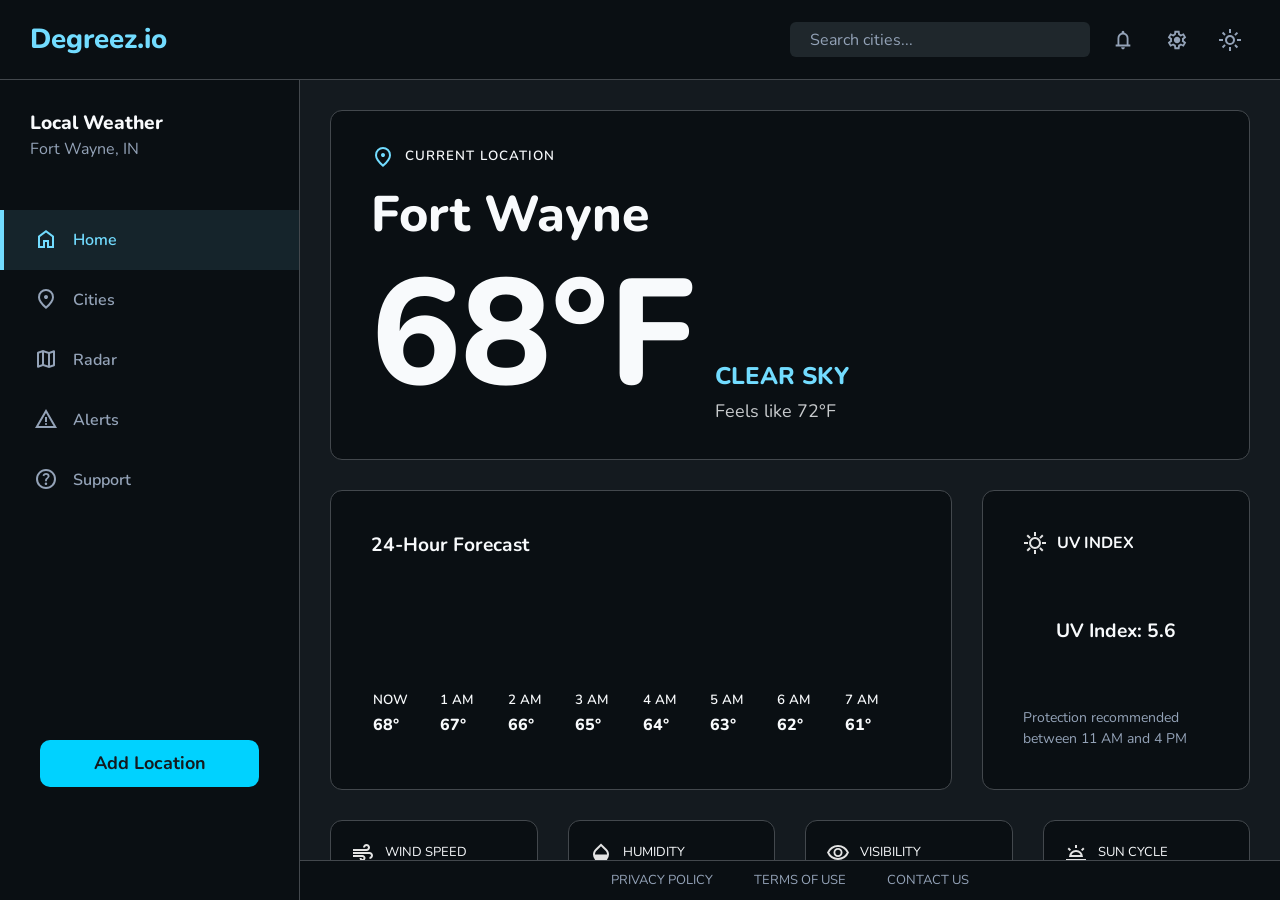
<file: index.html>
<!DOCTYPE html>
<html lang="en" data-theme="dark" >
<head>
  <meta charset="UTF-8">
  <meta name="viewport" content="width=device-width, initial-scale=1.0">
  
  <title id="page-title">Degreez.io</title>
  <link rel="stylesheet" href="./css/styles.css">

  <link rel="preconnect" href="https://fonts.googleapis.com">
  <link rel="preconnect" href="https://fonts.gstatic.com" crossorigin>
  <link href="https://fonts.googleapis.com/css2?family=Nunito:ital,wght@0,200..1000;1,200..1000&display=swap" rel="stylesheet">

  <link href="https://fonts.googleapis.com/css2?family=Material+Symbols+Outlined" rel="stylesheet" />
  <!-- <link rel="stylesheet" href="https://ka-f.webawesome.com/webawesome@3.5.0/styles/webawesome.css"> -->

  <link rel="icon" type="image/png" href="./assets/app-icon.png" alt="app icon">

  <script type="importmap">
  {
    "imports": {
      "navlinks": "./js/services/navlinks.js",
      "navService": "./js/services/navService.js",
      "apiService": "./js/services/apiService.js",
      "utilities": "./js/services/utilities.js",
      "homePage": "./js/pages/home.js",
      "supportPage": "./js/pages/support.js"
    }
  }
  </script>

  <script defer type="module" src="./app.js"></script>
  <script defer type="module" src="https://ka-f.webawesome.com/webawesome@3.5.0/webawesome.loader.js"></script>

</head>
<body class="bg-surface-container">
  
  <!-- header -->
  <header class="bg-surface position-fixed" 
          style="height: 80px; z-index: 999; top: 0; width: 100%; display: flex; justify-content: center; align-items: center; user-select: none; border-bottom: 1px solid var(--outline-variant);">
    <div style="justify-content:space-between; width: inherit; height: 50px; display: flex; padding:0 30px; align-items: center;">

        <div style="display: flex; align-items: center;">

          <button id="menu-toggle-btn" class="menu-button" aria-label="Menu button" style="pointer-events: all; display: none; align-items: center; margin-left: 0px;">
            <svg xmlns="http://www.w3.org/2000/svg" height="32px" viewBox="0 -960 960 960" width="32px" fill="var(--on-surface-variant)"><path d="M120-240v-80h720v80H120Zm0-200v-80h720v80H120Zm0-200v-80h720v80H120Z"/></svg>          
          </button>
          
          <p class="AppHeader h4 text-color-primary" aria-label="app title" style="margin: 0 30px 0 0; font-weight: 800;"
          onclick="document.getElementById('homepage-menu-btn').click()">Degreez.io</p>
        </div>
 
        <ul class="top-right-nav-items" style="list-style: none; display: flex; width: 460px; font-weight: 550; justify-content: space-between; align-items: center;">
          <li>
            <input class="text-color bg-surface-variant search-box" aria-label="search box" type="text" placeholder="Search cities..." >
          </li>
          <li>
            <button class="notification-button top-nav-button" aria-label="Notification button">
              <svg xmlns="http://www.w3.org/2000/svg" height="22px" viewBox="0 -960 960 960"  width="24px" fill="var(--on-surface-variant)"><path d="M160-200v-80h80v-280q0-83 50-147.5T420-792v-28q0-25 17.5-42.5T480-880q25 0 42.5 17.5T540-820v28q80 20 130 84.5T720-560v280h80v80H160Zm320-300Zm0 420q-33 0-56.5-23.5T400-160h160q0 33-23.5 56.5T480-80ZM320-280h320v-280q0-66-47-113t-113-47q-66 0-113 47t-47 113v280Z"/></svg>
            </button>
          </li>
          <li>
            <button id="setting-btn" class="top-nav-button" aria-label="Settings button">
              <svg xmlns="http://www.w3.org/2000/svg" height="22px" viewBox="0 -960 960 960" width="24px" fill="var(--on-surface-variant)" style="pointer-events: none;"><path d="m370-80-16-128q-13-5-24.5-12T307-235l-119 50L78-375l103-78q-1-7-1-13.5v-27q0-6.5 1-13.5L78-585l110-190 119 50q11-8 23-15t24-12l16-128h220l16 128q13 5 24.5 12t22.5 15l119-50 110 190-103 78q1 7 1 13.5v27q0 6.5-2 13.5l103 78-110 190-118-50q-11 8-23 15t-24 12L590-80H370Zm70-80h79l14-106q31-8 57.5-23.5T639-327l99 41 39-68-86-65q5-14 7-29.5t2-31.5q0-16-2-31.5t-7-29.5l86-65-39-68-99 42q-22-23-48.5-38.5T533-694l-13-106h-79l-14 106q-31 8-57.5 23.5T321-633l-99-41-39 68 86 64q-5 15-7 30t-2 32q0 16 2 31t7 30l-86 65 39 68 99-42q22 23 48.5 38.5T427-266l13 106Zm42-180q58 0 99-41t41-99q0-58-41-99t-99-41q-59 0-99.5 41T342-480q0 58 40.5 99t99.5 41Zm-2-140Z"/></svg>
            </button>
          </li>
          
          <li>
            <button class="top-nav-button" aria-label="Theme toggle button">
              <svg xmlns="http://www.w3.org/2000/svg" height="24px" viewBox="0 -960 960 960" width="24px" fill="var(--on-surface-variant)"><path d="M565-395q35-35 35-85t-35-85q-35-35-85-35t-85 35q-35 35-35 85t35 85q35 35 85 35t85-35Zm-226.5 56.5Q280-397 280-480t58.5-141.5Q397-680 480-680t141.5 58.5Q680-563 680-480t-58.5 141.5Q563-280 480-280t-141.5-58.5ZM200-440H40v-80h160v80Zm720 0H760v-80h160v80ZM440-760v-160h80v160h-80Zm0 720v-160h80v160h-80ZM256-650l-101-97 57-59 96 100-52 56Zm492 496-97-101 53-55 101 97-57 59Zm-98-550 97-101 59 57-100 96-56-52ZM154-212l101-97 55 53-97 101-59-57Zm326-268Z"/></svg>            
            </button>
          </li>
        </ul>
    </div>

  </header>

  <!-- Notification section -->
  <section class="notification bg-surface position-fixed outline" 
           style="z-index: 9999; height: 400px; width: 350px; border-radius: 12px; top: 65px; right: 100px; overflow: hidden;">
           <div style="display: flex; flex-direction: column; height: 100%; width: 100%;">
             <!-- title  -->
              <div style="border-bottom: 1px solid var(--outline-variant); padding: 12px 18px; user-select: none;">
                <p style="font-size: large; font-weight: 600;">Notifications</p>
              </div>
             <!-- notification items -->
              <div style="display: flex; flex-direction: column; justify-content: start; height: 80%; overflow-y: auto; overflow-x: hidden;">
                
                <!-- no notification message -->
                <!-- <p>No new notifications</p> -->

                <div class="notification-item" style="display: flex; flex-direction: column; padding: 12px 18px; border: 1px solid; border-color: var(--outline-variant);">
                  <div style="display: flex; flex-direction: column; width: 100%;">
                    <div style="display: flex;">
                      <p style="font-weight: 600; font-size: medium;">Severe Thunderstorm Warning</p>

                      <div class="new-notification-indicator" style="background-color: var(--primary); height: 8px; width: 8px; align-self: center; border-radius: 4px; margin-left: auto; margin-right: 4px;">
                      </div>
                    </div>
                    <p style="font-size: small; color: var(--on-surface-variant); font-size: small; text-overflow: ellipsis; overflow: hidden; white-space: nowrap">Destructive straight-line winds over 60 MPH, localized flash flooding, and continuous cloud-to-ground lightning.</p>

                  </div>
                </div>

              </div>
             <!-- bottom action buttons eg. mark all as read, clear notifications etc -->
              <div style="display: flex; justify-content: space-between; padding: 18px;  border-top: 1px solid var(--outline-variant);">
                <button class="notification-popup-button" aria-label="Mark all as read button" >
                  Mark all as read
                </button>
                <button class="notification-popup-button outline" aria-label="Clear notifications button" style="background-color: transparent; color: var(--on-surface-variant);">
                  Clear
                </button>
              </div>
            </div>
  </section>
  
  <!-- main content -->
  <div class="position-relative">

    <!-- side menu -->
    <aside class="sidemenu bg-surface position-fixed" style="width: 300px; height: calc(100vh - 80px); top: 80px; left: 0; border-right: 1px solid var(--outline-variant);">
      <nav aria-label="Menu">
        
        <!-- local weather location -->
        <div style="height: 50px; margin: 30px; justify-content: center; display: flex; flex-direction: column;">
          
          <p class="h6" style="font-weight: 800; user-select: none;">Local Weather</p>
          <p class="font-size-regular text-color-variant" style="user-select: none;">Fort Wayne, IN</p>

        </div>
        
        <!-- list of menu items -->
        <div style="height: 216px; margin:50px 0;">
          <ul class="font-size-regular" style="list-style: none; display: flex; flex-direction: column; font-weight: 600; height: 100%; justify-content: space-between;">
            <li>
              <a id="homepage-menu-btn" class="side-nav-menu-button" type="button" href="#" draggable="false">
                <span style="pointer-events: none;">
                  <svg xmlns="http://www.w3.org/2000/svg" height="24px" viewBox="0 -960 960 960" width="24px" fill="var(--on-surface-variant)" style="margin: 4px 15px 0 0;">
                    <path d="M240-200h120v-240h240v240h120v-360L480-740 240-560v360Zm-80 80v-480l320-240 320 240v480H520v-240h-80v240H160Zm320-350Z"/>
                  </svg>
                </span>
                Home
              </a>
            </li>
            <li>
              <a class="side-nav-menu-button" type="button" href="#" draggable="false">
                <span style="pointer-events: none;">
                  <svg xmlns="http://www.w3.org/2000/svg" height="24px" viewBox="0 -960 960 960" width="24px" fill="var(--on-surface-variant)" style="margin: 4px 15px 0 0;">
                    <path d="M536.5-503.5Q560-527 560-560t-23.5-56.5Q513-640 480-640t-56.5 23.5Q400-593 400-560t23.5 56.5Q447-480 480-480t56.5-23.5ZM480-186q122-112 181-203.5T720-552q0-109-69.5-178.5T480-800q-101 0-170.5 69.5T240-552q0 71 59 162.5T480-186Zm0 106Q319-217 239.5-334.5T160-552q0-150 96.5-239T480-880q127 0 223.5 89T800-552q0 100-79.5 217.5T480-80Zm0-480Z"/></svg>
                </span>
                Cities
              </a>
            </li>
            <li>
              <a class="side-nav-menu-button" type="button" href="#" draggable="false">
                <span style="pointer-events: none;">
                  <svg xmlns="http://www.w3.org/2000/svg" height="24px" viewBox="0 -960 960 960" width="24px" fill="var(--on-surface-variant)" style="margin: 4px 15px 0 0;">
                    <path d="m600-120-240-84-186 72q-20 8-37-4.5T120-170v-560q0-13 7.5-23t20.5-15l212-72 240 84 186-72q20-8 37 4.5t17 33.5v560q0 13-7.5 23T812-192l-212 72Zm-40-98v-468l-160-56v468l160 56Zm80 0 120-40v-474l-120 46v468Zm-440-10 120-46v-468l-120 40v474Zm440-458v468-468Zm-320-56v468-468Z"/></svg>
                </span>
                Radar
              </a>
            </li>
            <li>
              <a class="side-nav-menu-button" type="button" href="#" draggable="false">
                <span style="pointer-events: none;">
                  <svg xmlns="http://www.w3.org/2000/svg" height="24px" viewBox="0 -960 960 960" width="24px" fill="var(--on-surface-variant)" style="margin: 4px 15px 0 0;">
                    <path d="m40-120 440-760 440 760H40Zm138-80h604L480-720 178-200Zm330.5-51.5Q520-263 520-280t-11.5-28.5Q497-320 480-320t-28.5 11.5Q440-297 440-280t11.5 28.5Q463-240 480-240t28.5-11.5ZM440-360h80v-200h-80v200Zm40-100Z"/></svg>
                </span>
                Alerts
              </a>
            </li>
            <li>
              <a id="support-menu-button" class="side-nav-menu-button" type="button" href="#" draggable="false">
                <span style="pointer-events: none;">
                  <svg xmlns="http://www.w3.org/2000/svg" height="24px" viewBox="0 -960 960 960" width="24px" fill="var(--on-surface-variant)" style="margin: 4px 15px 0 0;">
                    <path d="M513.5-254.5Q528-269 528-290t-14.5-35.5Q499-340 478-340t-35.5 14.5Q428-311 428-290t14.5 35.5Q457-240 478-240t35.5-14.5ZM442-394h74q0-33 7.5-52t42.5-52q26-26 41-49.5t15-56.5q0-56-41-86t-97-30q-57 0-92.5 30T342-618l66 26q5-18 22.5-39t53.5-21q32 0 48 17.5t16 38.5q0 20-12 37.5T506-526q-44 39-54 59t-10 73Zm38 314q-83 0-156-31.5T197-197q-54-54-85.5-127T80-480q0-83 31.5-156T197-763q54-54 127-85.5T480-880q83 0 156 31.5T763-763q54 54 85.5 127T880-480q0 83-31.5 156T763-197q-54 54-127 85.5T480-80Zm0-80q134 0 227-93t93-227q0-134-93-227t-227-93q-134 0-227 93t-93 227q0 134 93 227t227 93Zm0-320Z"/>                
                  </svg>
                </span>
                Support
              </a>
            </li>
          </ul>
        </div>

        <!-- other -->
        <div class="position-absolute" style="height: 150px; width: 100%; margin:50px 0px; bottom: 0;">

          <a class="add-location-button bg-primary-container" type="button" href="#" draggable="false">
                Add Location
          </a>
        </div>
      </nav>
    </aside>

    <!-- main content -->
    <main id="page-content" class="position-absolute" 
          style="height: calc(100vh - 80px - 40px); width: calc(100vw - 300px); top: 80px;
          overflow-y: auto; overflow-x: hidden; left: 300px;">
        <!-- Pages will be injected here -->
    </main> 
  </div>

  
  <!-- footer -->
  <footer class="position-absolute bg-surface" style="display: flex; align-items: center; justify-content: center; height: 40px; width: calc(100% - 300px); bottom: 0; right: 0; border-top: 1px solid var(--outline-variant);">
    <div class="text-color-variant footerLinks" style="display: flex; align-items: center; justify-content: space-around; min-width: 400px; font-size: small; cursor:pointer;">
      <a class="footer-button" href="privacypolicy.html">PRIVACY POLICY</a>
      <a class="footer-button" href="termsofuse.html">TERMS OF USE</a>
      <a class="footer-button" onclick="document.getElementById('support-menu-button').click()">CONTACT US</a>
    </div>
  </footer>

  <section class="add-location-popup position-relative"
     style="z-index: 9999; top: 0; height: 100%; width: 100%; justify-content: center; align-items: center;
     user-select: none;">
    <div class="bg-surface" style="height: 100%; width: 100%; opacity: 0.6;" ></div>

    <div class="position-absolute bg-surface add-location-input" style="border-radius: 10px; border: 1px solid var(--outline-variant); padding: 20px; height: 200px; width: 400px;">
      
      <form action="#" style="display: flex; flex-direction: column; justify-content: space-between; height: 100%;" aria-label="Add location popup dialog">
        <div>
          <p style="font-size: 24px; font-weight: 800; margin-bottom: 10px;">Add a new location</p>
          <input class="text-color bg-surface-variant search-box" aria-label="search box" type="text" placeholder="Enter city name..." style="width: 100%;">
        </div>

        <a class="submit add-location-button bg-primary-container" type="button" href="#" draggable="false" style="margin: 0; padding: 0; align-items: center;">
                Add Location
        </a>
      </form>
    </div>
  </section>
</body>
</html>
</file>
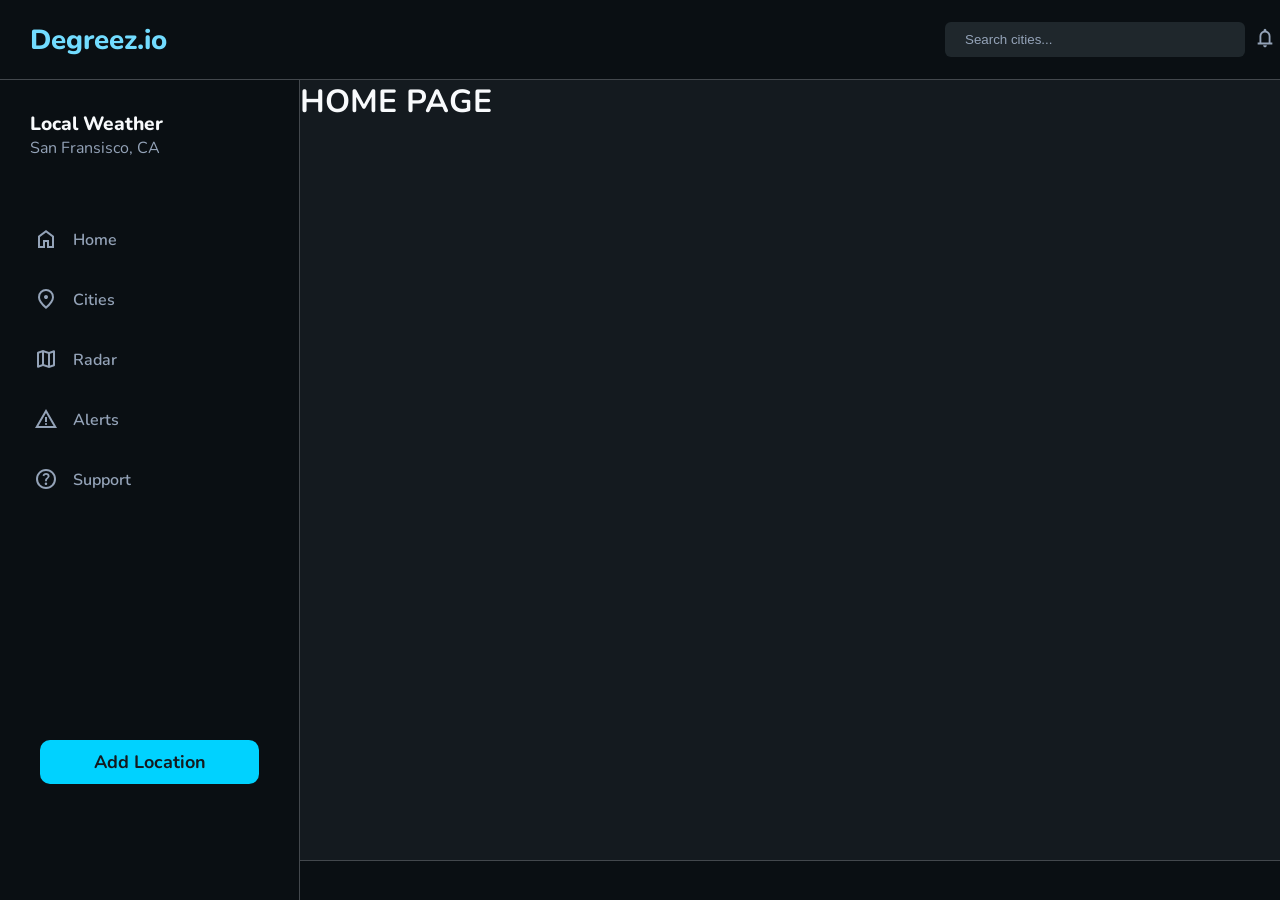
<file: src/index.html>
<!DOCTYPE html>
<html lang="en" data-theme="dark" >
<head>
  <meta charset="UTF-8">
  <meta name="viewport" content="width=device-width, initial-scale=1.0">
  
  <title id="page-title">Home</title>
  <link rel="stylesheet" href="/src/css/main.css">
  <link rel="stylesheet" href="/src/css/utilities.css">
  <link rel="stylesheet" href="/src/css/controls.css">

  <link rel="preconnect" href="https://fonts.googleapis.com">
  <link rel="preconnect" href="https://fonts.gstatic.com" crossorigin>
  <link href="https://fonts.googleapis.com/css2?family=Nunito:ital,wght@0,200..1000;1,200..1000&display=swap" rel="stylesheet">

  <link rel="icon" href="#">


  <script type="importmap">
  {
    "imports": {
      "navlinks": "./js/navlinks.js",
      "navService": "./js/navService.js"
      
    }
  }
  </script>

  <script defer type="module" src="/src/app.js"></script>
</head>
<body class="bg-surface-container">
  
  <!-- header -->
  <header class="bg-surface position-fixed" 
          style="height: 80px; z-index: 999; top: 0; width: 100%; display: flex; justify-content: center; align-items: center; user-select: none; border-bottom: 1px solid var(--outline-variant);">
    <div style="justify-content:space-between; width: inherit; height: 50px; display: inherit; padding:0 30px; align-items: center;">
      
        <p class="h4 text-color-primary" aria-label="app title" style="margin: 0 40px 0 0; font-weight: 800;">Degreez.io</p>
      
        <!-- <ul class="font-size-regular" style="list-style: none; display: flex; margin-right: auto; width: 22%; font-weight: 600; justify-content: space-between;">
          <li>
            <a class="top-nav-menu-button" type="button" href="#" draggable="false">
              Dashboard
            </a>
          </li>
          <li>
            <a class="top-nav-menu-button" type="button" href="#" draggable="false">
              7-Day Forecast
            </a>
          </li>
          <li>
            <a class="top-nav-menu-button" type="button" href="#" draggable="false">
              Air Quality
            </a>
          </li>
          <li>
            <a class="top-nav-menu-button" type="button" href="#" draggable="false">
              Radar
            </a>
          </li>
        </ul> -->

        <ul  style="list-style: none; display: flex; width: 25%; font-weight: 550; justify-content: space-between; align-items: center;">
          <li>
            <input class="text-color bg-surface-variant search-box" aria-label="search box" type="text" placeholder="Search cities..." >
          </li>
          <li>
            <button class="top-nav-button" aria-label="Notification button">
              <svg xmlns="http://www.w3.org/2000/svg" height="22px" viewBox="0 -960 960 960"  width="24px" fill="var(--on-surface-variant)"><path d="M160-200v-80h80v-280q0-83 50-147.5T420-792v-28q0-25 17.5-42.5T480-880q25 0 42.5 17.5T540-820v28q80 20 130 84.5T720-560v280h80v80H160Zm320-300Zm0 420q-33 0-56.5-23.5T400-160h160q0 33-23.5 56.5T480-80ZM320-280h320v-280q0-66-47-113t-113-47q-66 0-113 47t-47 113v280Z"/></svg>
            </button>
          </li>
          <li>
            <button class="top-nav-button" aria-label="Settings button">
              <svg xmlns="http://www.w3.org/2000/svg" height="22px" viewBox="0 -960 960 960" width="24px" fill="var(--on-surface-variant)"><path d="m370-80-16-128q-13-5-24.5-12T307-235l-119 50L78-375l103-78q-1-7-1-13.5v-27q0-6.5 1-13.5L78-585l110-190 119 50q11-8 23-15t24-12l16-128h220l16 128q13 5 24.5 12t22.5 15l119-50 110 190-103 78q1 7 1 13.5v27q0 6.5-2 13.5l103 78-110 190-118-50q-11 8-23 15t-24 12L590-80H370Zm70-80h79l14-106q31-8 57.5-23.5T639-327l99 41 39-68-86-65q5-14 7-29.5t2-31.5q0-16-2-31.5t-7-29.5l86-65-39-68-99 42q-22-23-48.5-38.5T533-694l-13-106h-79l-14 106q-31 8-57.5 23.5T321-633l-99-41-39 68 86 64q-5 15-7 30t-2 32q0 16 2 31t7 30l-86 65 39 68 99-42q22 23 48.5 38.5T427-266l13 106Zm42-180q58 0 99-41t41-99q0-58-41-99t-99-41q-59 0-99.5 41T342-480q0 58 40.5 99t99.5 41Zm-2-140Z"/></svg>
            </button>
          </li>
          
          <li>
            <button class="top-nav-button" aria-label="Theme toggle button">
              <svg xmlns="http://www.w3.org/2000/svg" height="24px" viewBox="0 -960 960 960" width="24px" fill="var(--on-surface-variant)"><path d="M565-395q35-35 35-85t-35-85q-35-35-85-35t-85 35q-35 35-35 85t35 85q35 35 85 35t85-35Zm-226.5 56.5Q280-397 280-480t58.5-141.5Q397-680 480-680t141.5 58.5Q680-563 680-480t-58.5 141.5Q563-280 480-280t-141.5-58.5ZM200-440H40v-80h160v80Zm720 0H760v-80h160v80ZM440-760v-160h80v160h-80Zm0 720v-160h80v160h-80ZM256-650l-101-97 57-59 96 100-52 56Zm492 496-97-101 53-55 101 97-57 59Zm-98-550 97-101 59 57-100 96-56-52ZM154-212l101-97 55 53-97 101-59-57Zm326-268Z"/></svg>            
            </button>
          </li>
        </ul>
    </div>

  </header>

  <!-- main content -->
  <div class="position-relative">

    <!-- side menu -->
    <aside class="bg-surface position-absolute" style="width: 300px; height: calc(100vh - 80px); top: 80px; border-right: 1px solid var(--outline-variant);">
      <nav aria-label="Menu">
        <!-- local weather location -->
        <div style="height: 50px; margin: 30px; justify-content: center; display: flex; flex-direction: column;">
          
          <p class="h6" style="font-weight: 800; user-select: none;">Local Weather</p>
          <p class="font-size-regular text-color-variant" style="user-select: none;">San Fransisco, CA</p>

        </div>
        
        <!-- list of menu items -->
        <div style="height: 216px; margin:50px 0;">
          <ul class="font-size-regular" style="list-style: none; display: flex; flex-direction: column; font-weight: 600; height: 100%; justify-content: space-between;">
            <li>
              <a class="side-nav-menu-button" type="button" href="#" draggable="false">
                <span>
                  <svg xmlns="http://www.w3.org/2000/svg" height="24px" viewBox="0 -960 960 960" width="24px" fill="var(--on-surface-variant)" style="margin: 4px 15px 0 0;">
                    <path d="M240-200h120v-240h240v240h120v-360L480-740 240-560v360Zm-80 80v-480l320-240 320 240v480H520v-240h-80v240H160Zm320-350Z"/>
                  </svg>
                </span>
                Home
              </a>
            </li>
            <li>
              <a class="side-nav-menu-button" type="button" href="#" draggable="false">
                <span>
                  <svg xmlns="http://www.w3.org/2000/svg" height="24px" viewBox="0 -960 960 960" width="24px" fill="var(--on-surface-variant)" style="margin: 4px 15px 0 0;">
                    <path d="M536.5-503.5Q560-527 560-560t-23.5-56.5Q513-640 480-640t-56.5 23.5Q400-593 400-560t23.5 56.5Q447-480 480-480t56.5-23.5ZM480-186q122-112 181-203.5T720-552q0-109-69.5-178.5T480-800q-101 0-170.5 69.5T240-552q0 71 59 162.5T480-186Zm0 106Q319-217 239.5-334.5T160-552q0-150 96.5-239T480-880q127 0 223.5 89T800-552q0 100-79.5 217.5T480-80Zm0-480Z"/></svg>
                </span>
                Cities
              </a>
            </li>
            <li>
              <a class="side-nav-menu-button" type="button" href="#" draggable="false">
                <span>
                  <svg xmlns="http://www.w3.org/2000/svg" height="24px" viewBox="0 -960 960 960" width="24px" fill="var(--on-surface-variant)" style="margin: 4px 15px 0 0;">
                    <path d="m600-120-240-84-186 72q-20 8-37-4.5T120-170v-560q0-13 7.5-23t20.5-15l212-72 240 84 186-72q20-8 37 4.5t17 33.5v560q0 13-7.5 23T812-192l-212 72Zm-40-98v-468l-160-56v468l160 56Zm80 0 120-40v-474l-120 46v468Zm-440-10 120-46v-468l-120 40v474Zm440-458v468-468Zm-320-56v468-468Z"/></svg>
                </span>
                Radar
              </a>
            </li>
            <li>
              <a class="side-nav-menu-button" type="button" href="#" draggable="false">
                <span>
                  <svg xmlns="http://www.w3.org/2000/svg" height="24px" viewBox="0 -960 960 960" width="24px" fill="var(--on-surface-variant)" style="margin: 4px 15px 0 0;">
                    <path d="m40-120 440-760 440 760H40Zm138-80h604L480-720 178-200Zm330.5-51.5Q520-263 520-280t-11.5-28.5Q497-320 480-320t-28.5 11.5Q440-297 440-280t11.5 28.5Q463-240 480-240t28.5-11.5ZM440-360h80v-200h-80v200Zm40-100Z"/></svg>
                </span>
                Alerts
              </a>
            </li>
            <li>
              <a class="side-nav-menu-button" type="button" href="#" draggable="false">
                <span>
                  <svg xmlns="http://www.w3.org/2000/svg" height="24px" viewBox="0 -960 960 960" width="24px" fill="var(--on-surface-variant)" style="margin: 4px 15px 0 0;">
                    <path d="M513.5-254.5Q528-269 528-290t-14.5-35.5Q499-340 478-340t-35.5 14.5Q428-311 428-290t14.5 35.5Q457-240 478-240t35.5-14.5ZM442-394h74q0-33 7.5-52t42.5-52q26-26 41-49.5t15-56.5q0-56-41-86t-97-30q-57 0-92.5 30T342-618l66 26q5-18 22.5-39t53.5-21q32 0 48 17.5t16 38.5q0 20-12 37.5T506-526q-44 39-54 59t-10 73Zm38 314q-83 0-156-31.5T197-197q-54-54-85.5-127T80-480q0-83 31.5-156T197-763q54-54 127-85.5T480-880q83 0 156 31.5T763-763q54 54 85.5 127T880-480q0 83-31.5 156T763-197q-54 54-127 85.5T480-80Zm0-80q134 0 227-93t93-227q0-134-93-227t-227-93q-134 0-227 93t-93 227q0 134 93 227t227 93Zm0-320Z"/>                
                  </svg>
                </span>
                Support
              </a>
            </li>
          </ul>
        </div>

        <!-- other -->
        <div class="position-absolute" style="height: 150px; width: 100%; margin:50px 0px; bottom: 0;">

          <a class="add-location-button bg-primary-container" type="button" href="#" draggable="false">
                Add Location
          </a>
        </div>
      </nav>
    </aside>

    <!-- main content -->
    <main id="page-content" class="position-absolute" 
          style="height: calc(100vh - 80px - 40px); width: calc(100vw - 300px); top: 80px; left: 300px; align-items: center; justify-content: center;">

    </main> 
  </div>

  
  <!-- footer -->
  <footer class="position-absolute bg-surface" style="height: 40px; width: calc(100% - 300px); bottom: 0; right: 0; border-top: 1px solid var(--outline-variant);">
    
  </footer>
</body>
</html>
</file>
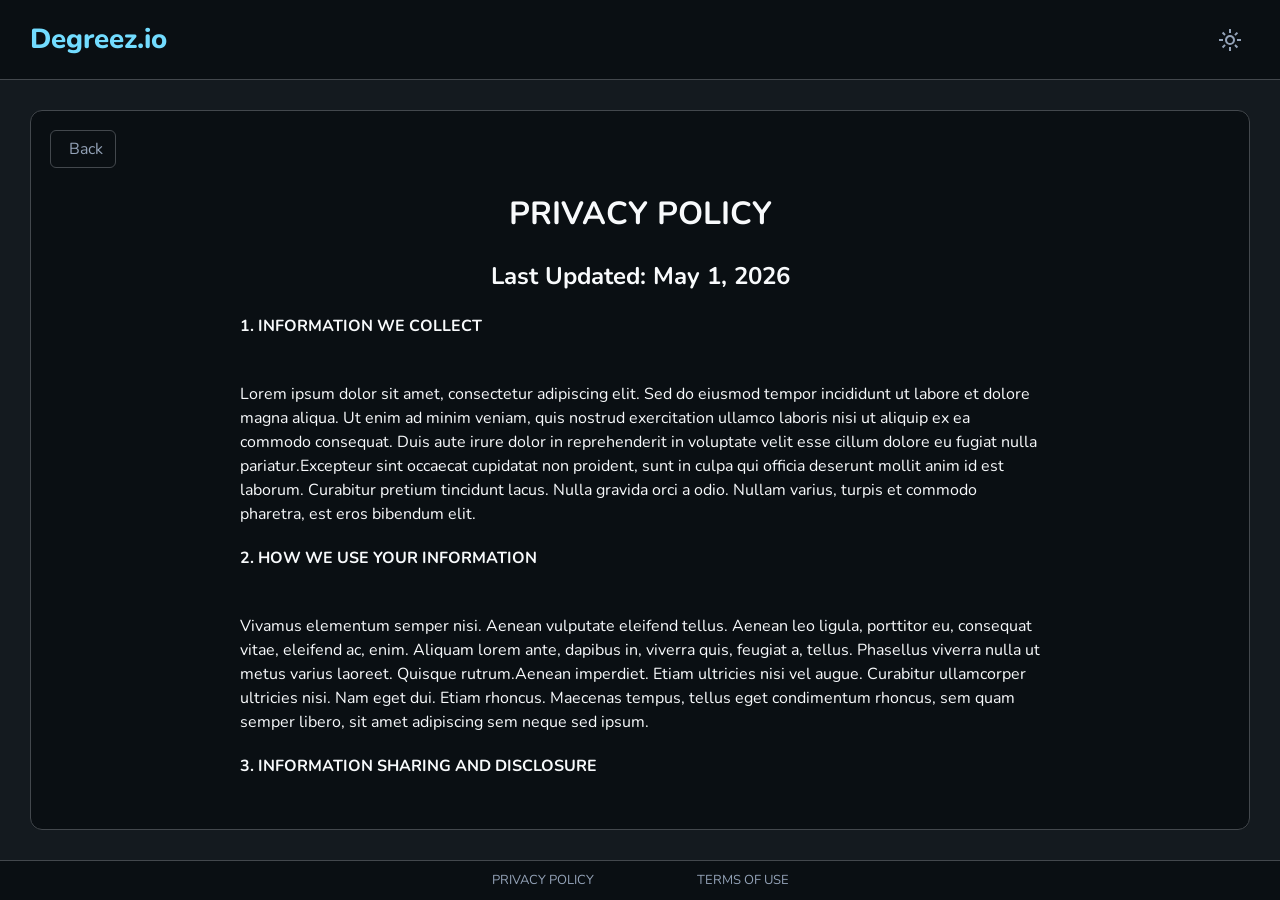
<file: privacypolicy.html>
<!DOCTYPE html>
<html lang="en" data-theme="dark" >
<head>
  <meta charset="UTF-8">
  <meta name="viewport" content="width=device-width, initial-scale=1.0">
  
  <title id="page-title">Degreez.io</title>
  <link rel="stylesheet" href="./css/styles.css">

  <link rel="preconnect" href="https://fonts.googleapis.com">
  <link rel="preconnect" href="https://fonts.gstatic.com" crossorigin>
  <link href="https://fonts.googleapis.com/css2?family=Nunito:ital,wght@0,200..1000;1,200..1000&display=swap" rel="stylesheet">

  <link href="https://fonts.googleapis.com/css2?family=Material+Symbols+Outlined" rel="stylesheet" />
  <!-- <link rel="stylesheet" href="https://ka-f.webawesome.com/webawesome@3.5.0/styles/webawesome.css"> -->

  <link rel="icon" type="image/png" href="./assets/app-icon.png" alt="app icon">

  <script type="importmap">
  {
    "imports": {
      "navlinks": "./js/services/navlinks.js",
      "navService": "./js/services/navService.js",
      "apiService": "./js/services/apiService.js",
      "utilities": "./js/services/utilities.js",
      "homePage": "./js/pages/home.js"
    }
  }
  </script>

  <script defer type="module" src="./app.js"></script>
  <script defer type="module" src="https://ka-f.webawesome.com/webawesome@3.5.0/webawesome.loader.js"></script>

</head>
<body class="bg-surface-container">
  
  <!-- header -->
  <header class="bg-surface position-fixed" 
          style="height: 80px; z-index: 999; top: 0; width: 100%; display: flex; justify-content: center; align-items: center; user-select: none; border-bottom: 1px solid var(--outline-variant);">
    <div style="justify-content:space-between; width: inherit; height: 50px; display: flex; padding:0 30px; align-items: center;">

        <div style="display: flex; align-items: center;">

          <button id="menu-toggle-btn" class="menu-button" aria-label="Menu button" style="pointer-events: all; display: none; align-items: center; margin-left: 0px;">
            <svg xmlns="http://www.w3.org/2000/svg" height="32px" viewBox="0 -960 960 960" width="32px" fill="var(--on-surface-variant)"><path d="M120-240v-80h720v80H120Zm0-200v-80h720v80H120Zm0-200v-80h720v80H120Z"/></svg>          
          </button>
          
          <p class="AppHeader h4 text-color-primary" aria-label="app title" style="margin: 0 30px 0 0; font-weight: 800;"
          onclick="document.getElementById('homepage-menu-btn').click()">Degreez.io</p>
        </div>
 
        <button class="top-nav-button" aria-label="Theme toggle button">
          <svg xmlns="http://www.w3.org/2000/svg" height="24px" viewBox="0 -960 960 960" width="24px" fill="var(--on-surface-variant)"><path d="M565-395q35-35 35-85t-35-85q-35-35-85-35t-85 35q-35 35-35 85t35 85q35 35 85 35t85-35Zm-226.5 56.5Q280-397 280-480t58.5-141.5Q397-680 480-680t141.5 58.5Q680-563 680-480t-58.5 141.5Q563-280 480-280t-141.5-58.5ZM200-440H40v-80h160v80Zm720 0H760v-80h160v80ZM440-760v-160h80v160h-80Zm0 720v-160h80v160h-80ZM256-650l-101-97 57-59 96 100-52 56Zm492 496-97-101 53-55 101 97-57 59Zm-98-550 97-101 59 57-100 96-56-52ZM154-212l101-97 55 53-97 101-59-57Zm326-268Z"/></svg>            
        </button>

    </div>

  </header>
  
  <!-- main content -->
  <div class="position-relative">

    <!-- main content -->
    <main id="page-content" class="position-absolute" 
          style="height: calc(100vh - 80px - 40px); width: 100vw; top: 80px;
          overflow-y: auto; overflow-x: hidden; display: flex; align-items: center; justify-content: center; padding: 30px;">
          <div class="outline bg-surface" style="display: flex; height: calc(100vh - 80px - 40px - 60px); width: 100%; border-radius: 12px; overflow: hidden; padding: 30px; gap: 40px;">
            
          <a class="footer-button" onclick="window.history.back(); return false;" style="border: 1px solid var(--outline-variant); padding: 6px 12px; border-radius: 6px; display: flex; align-items: center; gap: 6px; position: absolute; top: 50px; left: 50px;">
            <span><wa-icon name="angle-left"></wa-icon></span>
            Back
          </a>
            
          <div style="display: flex; flex-direction: column; align-items: center; gap: 20px; width: 100%; overflow: auto; margin-top: 50px;">
            <div style="display: flex; max-width: 800px; align-items: center; justify-content: center; flex-direction: column; gap: 20px;">
                <h1>PRIVACY POLICY</h1>
              
                <h2>Last Updated: May 1, 2026</h2>

                <p style="display: flex; flex-direction: column; gap: 20px;">
                  <strong>1. INFORMATION WE COLLECT</strong><br>
                  Lorem ipsum dolor sit amet, consectetur adipiscing elit. Sed do eiusmod tempor incididunt ut labore et dolore magna aliqua. Ut enim ad minim veniam, quis nostrud exercitation ullamco laboris nisi ut aliquip ex ea commodo consequat. Duis aute irure dolor in reprehenderit in voluptate velit esse cillum dolore eu fugiat nulla pariatur.Excepteur sint occaecat cupidatat non proident, sunt in culpa qui officia deserunt mollit anim id est laborum. Curabitur pretium tincidunt lacus. Nulla gravida orci a odio. Nullam varius, turpis et commodo pharetra, est eros bibendum elit.
                </p>

                <p style="display: flex; flex-direction: column; gap: 20px;">
                  <strong>2. HOW WE USE YOUR INFORMATION</strong><br>
                  Vivamus elementum semper nisi. Aenean vulputate eleifend tellus. Aenean leo ligula, porttitor eu, consequat vitae, eleifend ac, enim. Aliquam lorem ante, dapibus in, viverra quis, feugiat a, tellus. Phasellus viverra nulla ut metus varius laoreet. Quisque rutrum.Aenean imperdiet. Etiam ultricies nisi vel augue. Curabitur ullamcorper ultricies nisi. Nam eget dui. Etiam rhoncus. Maecenas tempus, tellus eget condimentum rhoncus, sem quam semper libero, sit amet adipiscing sem neque sed ipsum.
                </p>

                <p style="display: flex; flex-direction: column; gap: 20px;">
                  <strong>3. INFORMATION SHARING AND DISCLOSURE</strong><br>
                  Nam quam nunc, blandit vel, luctus pulvinar, hendrerit id, lorem. Maecenas nec odio et ante tincidunt tempus. Donec vitae sapien ut libero venenatis faucibus. Nullam quis ante. Etiam sit amet orci eget eros faucibus tincidunt. Duis leo. Sed fringilla mauris sit amet nibh. Donec sodales sagittis magna.
                </p>

                  <p style="display: flex; flex-direction: column; gap: 20px;">
                    <strong>4. COOKIES AND TRACKING TECHNOLOGIES</strong><br>
                    Sed ut perspiciatis unde omnis iste natus error sit voluptatem accusantium doloremque laudantium, totam rem aperiam, eaque ipsa quae ab illo inventore veritatis et quasi architecto beatae vitae dicta sunt explicabo. Nemo enim ipsam voluptatem quia voluptas sit aspernatur aut odit aut fugit, sed quia consequuntur magni dolores eos qui ratione voluptatem sequi nesciunt.
                  </p>

                  <p style="display: flex; flex-direction: column; gap: 20px;">
                    <strong>5. DATA SECURITY</strong><br>
                    Neque porro quisquam est, qui dolorem ipsum quia dolor sit amet, consectetur, adipisci velit, sed quia non numquam eius modi tempora incidunt ut labore et dolore magnam aliquam quaerat voluptatem. Ut enim ad minima veniam, quis nostrum exercitationem ullam corporis suscipit laboriosam, nisi ut aliquid ex ea commodi consequatur?
                  </p>

                  <p style="display: flex; flex-direction: column; gap: 20px;">
                    <strong>6. YOUR PRIVACY RIGHTS AND CHOICES</strong><br>
                    Quis autem vel eum iure reprehenderit qui in ea voluptate velit esse quam nihil molestiae consequatur, vel illum qui dolorem eum fugiat quo voluptas nulla pariatur? At vero eos et accusamus et iusto odio dignissimos ducimus qui blanditiis praesentium voluptatum deleniti atque corrupti quos dolores et quas molestias excepturi sint occaecati cupiditate non provident.
                  </p>

                  <p style="display: flex; flex-direction: column; gap: 20px;">
                    <strong>7. THIRD-PARTY LINKS</strong><br>
                    Et harum quidem rerum facilis est et expedita distinctio. Nam libero tempore, cum soluta nobis est eligendi optio cumque nihil impedit quo minus id quod maxime placeat facere possimus, omnis voluptas assumenda est, omnis dolor repellendus.
                  </p>

                  <p style="display: flex; flex-direction: column; gap: 20px;">
                    <strong>8. CHANGES TO THIS PRIVACY POLICY</strong><br>
                    Temporibus autem quibusdam et aut officiis debitis aut rerum necessitatibus saepe eveniet ut et voluptates repudiandae sint et molestiae non recusandae. Itaque earum rerum hic tenetur a sapiente delectus, ut aut reiciendis voluptatibus maiores alias consequatur aut perferendis doloribus asperiores repellat.
                  </p>
              </div>  
            </div>  
          </div>  
    </main> 
  </div>

  
  <!-- footer -->
  <footer class="position-absolute bg-surface" style="display: flex; align-items: center; justify-content: center; height: 40px; width: 100%; bottom: 0; right: 0; border-top: 1px solid var(--outline-variant);">
    <div class="text-color-variant footerLinks" style="display: flex; align-items: center; justify-content: space-around; min-width: 400px; font-size: small; cursor:pointer;">
      <a class="footer-button" href="privacypolicy.html">PRIVACY POLICY</a>
      <a class="footer-button" href="termsofuse.html">TERMS OF USE</a>
      <!-- <a class="footer-button" onclick="document.getElementById('support-menu-button').click()">CONTACT US</a> -->
    </div>
  </footer>
</body>
</html>
</file>
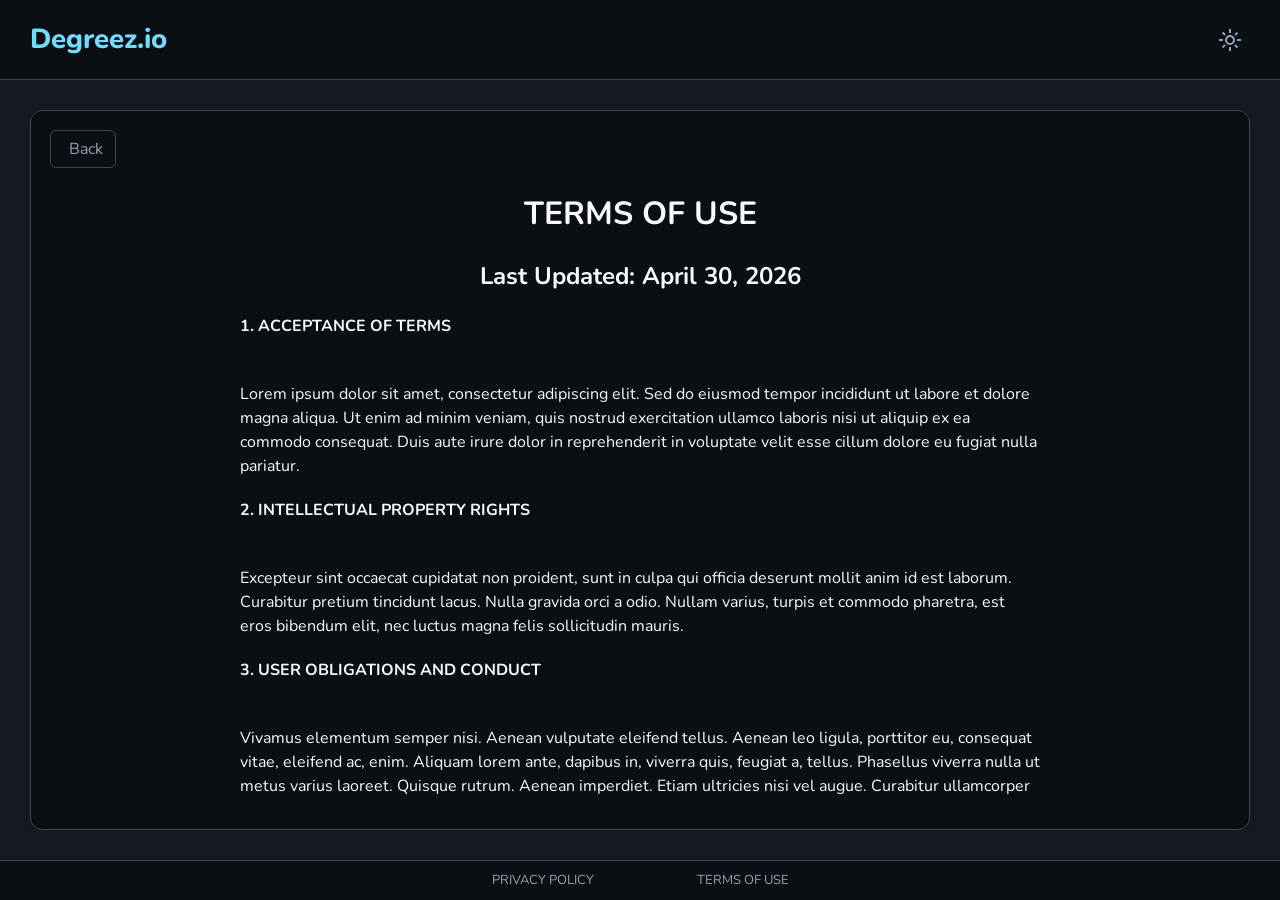
<file: termsofuse.html>
<!DOCTYPE html>
<html lang="en" data-theme="dark" >
<head>
  <meta charset="UTF-8">
  <meta name="viewport" content="width=device-width, initial-scale=1.0">
  
  <title id="page-title">Degreez.io</title>
  <link rel="stylesheet" href="./css/styles.css">

  <link rel="preconnect" href="https://fonts.googleapis.com">
  <link rel="preconnect" href="https://fonts.gstatic.com" crossorigin>
  <link href="https://fonts.googleapis.com/css2?family=Nunito:ital,wght@0,200..1000;1,200..1000&display=swap" rel="stylesheet">

  <link href="https://fonts.googleapis.com/css2?family=Material+Symbols+Outlined" rel="stylesheet" />
  <!-- <link rel="stylesheet" href="https://ka-f.webawesome.com/webawesome@3.5.0/styles/webawesome.css"> -->

  <link rel="icon" type="image/png" href="./assets/app-icon.png" alt="app icon">

  <script type="importmap">
  {
    "imports": {
      "navlinks": "./js/services/navlinks.js",
      "navService": "./js/services/navService.js",
      "apiService": "./js/services/apiService.js",
      "utilities": "./js/services/utilities.js",
      "homePage": "./js/pages/home.js"
    }
  }
  </script>

  <script defer type="module" src="./app.js"></script>
  <script defer type="module" src="https://ka-f.webawesome.com/webawesome@3.5.0/webawesome.loader.js"></script>

</head>
<body class="bg-surface-container">
  
  <!-- header -->
  <header class="bg-surface position-fixed" 
          style="height: 80px; z-index: 999; top: 0; width: 100%; display: flex; justify-content: center; align-items: center; user-select: none; border-bottom: 1px solid var(--outline-variant);">
    <div style="justify-content:space-between; width: inherit; height: 50px; display: flex; padding:0 30px; align-items: center;">

        <div style="display: flex; align-items: center;">

          <button id="menu-toggle-btn" class="menu-button" aria-label="Menu button" style="pointer-events: all; display: none; align-items: center; margin-left: 0px;">
            <svg xmlns="http://www.w3.org/2000/svg" height="32px" viewBox="0 -960 960 960" width="32px" fill="var(--on-surface-variant)"><path d="M120-240v-80h720v80H120Zm0-200v-80h720v80H120Zm0-200v-80h720v80H120Z"/></svg>          
          </button>
          
          <p class="AppHeader h4 text-color-primary" aria-label="app title" style="margin: 0 30px 0 0; font-weight: 800;"
          onclick="document.getElementById('homepage-menu-btn').click()">Degreez.io</p>
        </div>
 
        <button class="top-nav-button" aria-label="Theme toggle button">
          <svg xmlns="http://www.w3.org/2000/svg" height="24px" viewBox="0 -960 960 960" width="24px" fill="var(--on-surface-variant)"><path d="M565-395q35-35 35-85t-35-85q-35-35-85-35t-85 35q-35 35-35 85t35 85q35 35 85 35t85-35Zm-226.5 56.5Q280-397 280-480t58.5-141.5Q397-680 480-680t141.5 58.5Q680-563 680-480t-58.5 141.5Q563-280 480-280t-141.5-58.5ZM200-440H40v-80h160v80Zm720 0H760v-80h160v80ZM440-760v-160h80v160h-80Zm0 720v-160h80v160h-80ZM256-650l-101-97 57-59 96 100-52 56Zm492 496-97-101 53-55 101 97-57 59Zm-98-550 97-101 59 57-100 96-56-52ZM154-212l101-97 55 53-97 101-59-57Zm326-268Z"/></svg>            
        </button>

    </div>

  </header>
  
  <!-- main content -->
  <div class="position-relative">

    <!-- main content -->
    <main id="page-content" class="position-absolute" 
          style="height: calc(100vh - 80px - 40px); width: 100vw; top: 80px;
          overflow-y: auto; overflow-x: hidden; display: flex; align-items: center; justify-content: center; padding: 30px;">
          <div class="outline bg-surface" style="display: flex; height: calc(100vh - 80px - 40px - 60px); width: 100%; border-radius: 12px; overflow: hidden; padding: 30px; gap: 40px;">
            
          <a class="footer-button" onclick="window.history.back(); return false;" style="border: 1px solid var(--outline-variant); padding: 6px 12px; border-radius: 6px; display: flex; align-items: center; gap: 6px; position: absolute; top: 50px; left: 50px;">
            <span><wa-icon name="angle-left"></wa-icon></span>
            Back
          </a>

            <div style="display: flex; flex-direction: column; align-items: center; gap: 20px; width: 100%; overflow: auto; margin-top: 50px;">
              <div style="display: flex; max-width: 800px; align-items: center; justify-content: center; flex-direction: column; gap: 20px;">
                  <h1>TERMS OF USE</h1>
                
                  <h2>Last Updated: April 30, 2026</h2>

                  <p style="display: flex; flex-direction: column; gap: 20px;">
                    <strong>1. ACCEPTANCE OF TERMS</strong><br>
                    Lorem ipsum dolor sit amet, consectetur adipiscing elit. Sed do eiusmod tempor incididunt ut labore et dolore magna aliqua. Ut enim ad minim veniam, quis nostrud exercitation ullamco laboris nisi ut aliquip ex ea commodo consequat. Duis aute irure dolor in reprehenderit in voluptate velit esse cillum dolore eu fugiat nulla pariatur.
                  </p>

                  <p style="display: flex; flex-direction: column; gap: 20px;">
                    <strong>2. INTELLECTUAL PROPERTY RIGHTS</strong><br>
                    Excepteur sint occaecat cupidatat non proident, sunt in culpa qui officia deserunt mollit anim id est laborum. Curabitur pretium tincidunt lacus. Nulla gravida orci a odio. Nullam varius, turpis et commodo pharetra, est eros bibendum elit, nec luctus magna felis sollicitudin mauris.
                  </p>

                  <p style="display: flex; flex-direction: column; gap: 20px;">
                    <strong>3. USER OBLIGATIONS AND CONDUCT</strong><br>
                    Vivamus elementum semper nisi. Aenean vulputate eleifend tellus. Aenean leo ligula, porttitor eu, consequat vitae, eleifend ac, enim. Aliquam lorem ante, dapibus in, viverra quis, feugiat a, tellus. Phasellus viverra nulla ut metus varius laoreet. Quisque rutrum.
                    Aenean imperdiet. Etiam ultricies nisi vel augue. Curabitur ullamcorper ultricies nisi. Nam eget dui. Etiam rhoncus. Maecenas tempus, tellus eget condimentum rhoncus, sem quam semper libero, sit amet adipiscing sem neque sed ipsum.
                  </p>

                    <p style="display: flex; flex-direction: column; gap: 20px;">
                      <strong>4. PROHIBITED ACTIVITIES</strong><br>
                      Nam quam nunc, blandit vel, luctus pulvinar, hendrerit id, lorem. Maecenas nec odio et ante tincidunt tempus. Donec vitae sapien ut libero venenatis faucibus. Nullam quis ante. Etiam sit amet orci eget eros faucibus tincidunt. Duis leo. Sed fringilla mauris sit amet nibh. Donec sodales sagittis magna.
                    </p>

                    <p style="display: flex; flex-direction: column; gap: 20px;">
                      <strong>5. LIMITATION OF LIABILITY</strong><br>
                      Sed ut perspiciatis unde omnis iste natus error sit voluptatem accusantium doloremque laudantium, totam rem aperiam, eaque ipsa quae ab illo inventore veritatis et quasi architecto beatae vitae dicta sunt explicabo. Nemo enim ipsam voluptatem quia voluptas sit aspernatur aut odit aut fugit, sed quia consequuntur magni dolores eos qui ratione voluptatem sequi nesciunt.
                    </p>

                    <p style="display: flex; flex-direction: column; gap: 20px;">
                      <strong>6. TERMINATION</strong><br>
                      Neque porro quisquam est, qui dolorem ipsum quia dolor sit amet, consectetur, adipisci velit, sed quia non numquam eius modi tempora incidunt ut labore et dolore magnam aliquam quaerat voluptatem. Ut enim ad minima veniam, quis nostrum exercitationem ullam corporis suscipit laboriosam, nisi ut aliquid ex ea commodi consequatur?
                    </p>

                    <p style="display: flex; flex-direction: column; gap: 20px;">
                      <strong>7. GOVERNING LAW</strong><br>
                      Quis autem vel eum iure reprehenderit qui in ea voluptate velit esse quam nihil molestiae consequatur, vel illum qui dolorem eum fugiat quo voluptas nulla pariatur? At vero eos et accusamus et iusto odio dignissimos ducimus qui blanditiis praesentium voluptatum deleniti atque corrupti quos dolores et quas molestias excepturi sint occaecati cupiditate non provident, similique sunt in culpa qui officia deserunt mollitia animi, id est laborum et dolorum fuga.
                    </p>

                    <p style="display: flex; flex-direction: column; gap: 20px;">
                      <strong>8. CONTACT INFORMATION</strong><br>
                      Et harum quidem rerum facilis est et expedita distinctio. Nam libero tempore, cum soluta nobis est eligendi optio cumque nihil impedit quo minus id quod maxime placeat facere possimus, omnis voluptas assumenda est, omnis dolor repellendus.
                    </p>
              </div>  
            </div>  
          </div>  
    </main> 
  </div>

  
  <!-- footer -->
  <footer class="position-absolute bg-surface" style="display: flex; align-items: center; justify-content: center; height: 40px; width: 100%; bottom: 0; right: 0; border-top: 1px solid var(--outline-variant);">
    <div class="text-color-variant footerLinks" style="display: flex; align-items: center; justify-content: space-around; min-width: 400px; font-size: small; cursor:pointer;">
      <a class="footer-button" href="privacypolicy.html">PRIVACY POLICY</a>
      <a class="footer-button" href="termsofuse.html">TERMS OF USE</a>
      <!-- <a class="footer-button" onclick="document.getElementById('support-menu-button').click()">CONTACT US</a> -->
    </div>
  </footer>
</body>
</html>
</file>
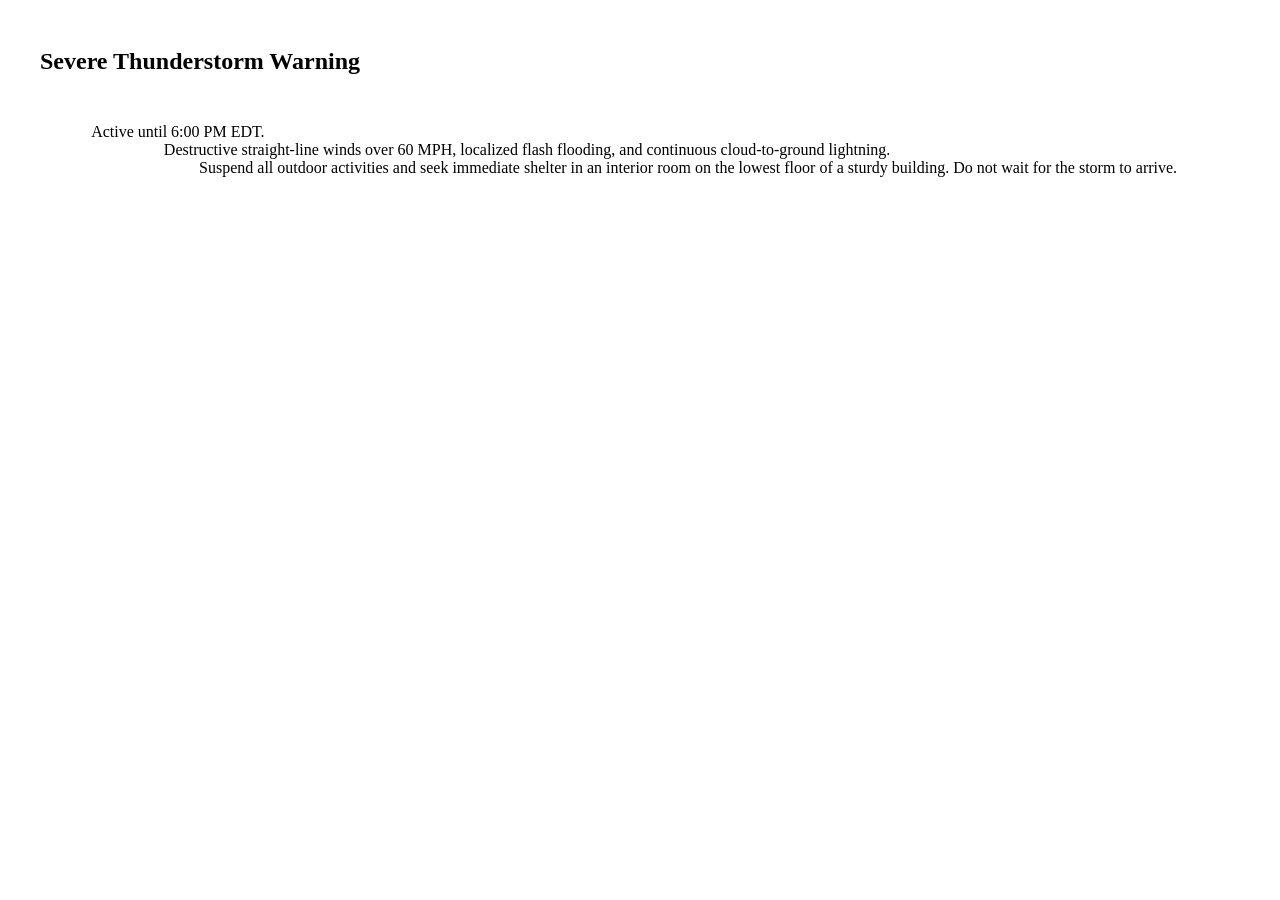
<file: pages/alerts.html>
<!DOCTYPE html>

<div class="page-default" style="display: flex; flex-direction: column; gap: 20px; overflow-y: auto; overflow-x: hidden;">
  <!-- control template -->
  <div class="outline bg-surface" style="display: flex; min-height: 150px; width: 100%; border-radius: 12px; overflow: hidden; padding: 0 30px 0 0;">
    <div style="min-height: 100%; width: 12px; background-color: var(--primary); "></div>

    <div style="display: flex; flex-direction: column; padding: 20px; gap: 12px;">
      <h2 style="font-weight: 600;">Severe Thunderstorm Warning</h2>
      <p style="font-size: medium; color: var(--on-surface-variant); overflow: hidden; text-wrap-mode: wrap; ">
        <strong style="color: white;">Status:</strong> Active until 6:00 PM EDT. <br>
        <strong style="color: white;">Primary Threats:</strong> Destructive straight-line winds over 60 MPH, localized flash flooding, and continuous cloud-to-ground lightning.<br>
        <strong style="color: white;">Recommended Action:</strong> Suspend all outdoor activities and seek immediate shelter in an interior room on the lowest floor of a sturdy building. Do not wait for the storm to arrive.</p>
    </div>
  </div>  
</div>
</file>
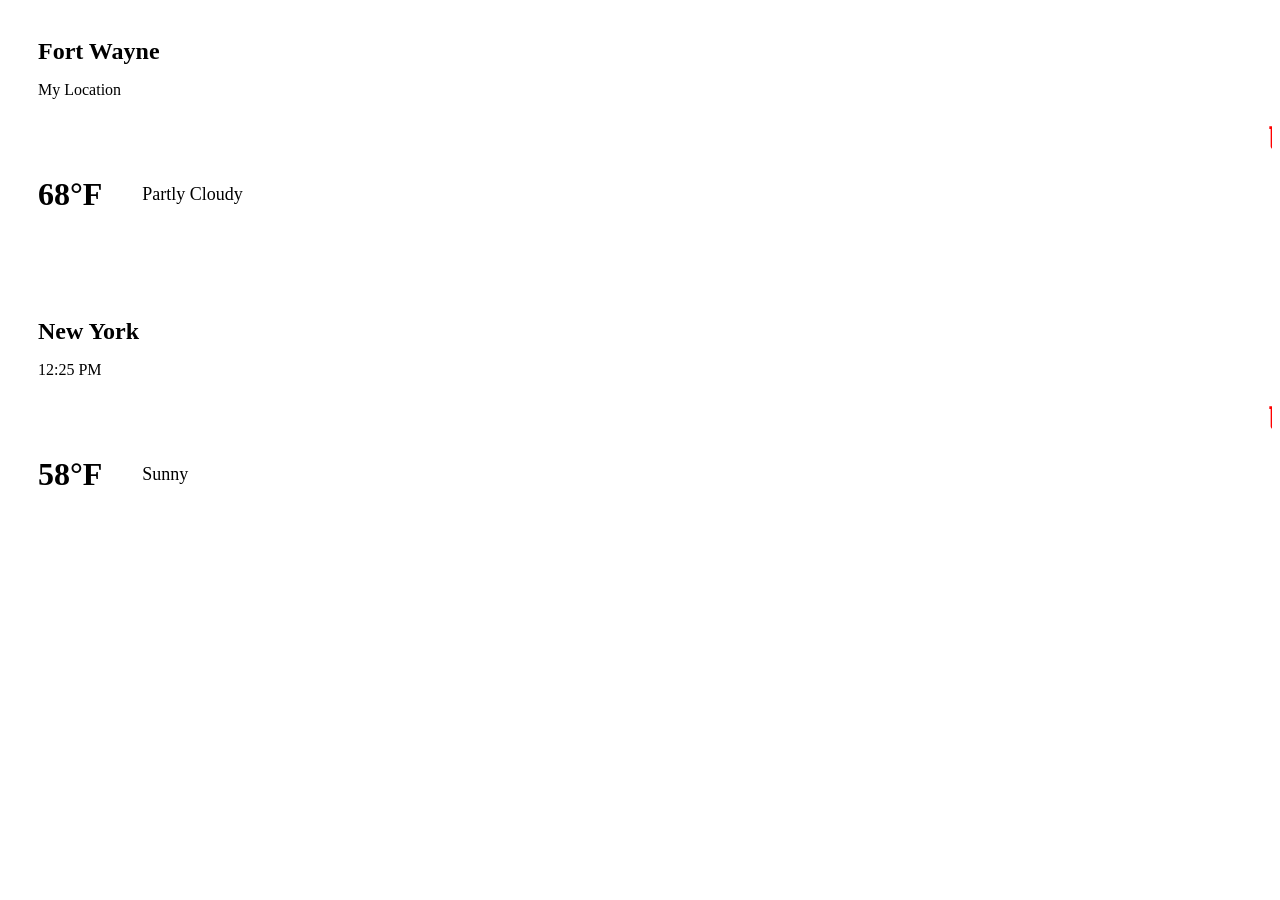
<file: pages/cities.html>
<!DOCTYPE html>

<div class="page-default" style="display: flex; flex-direction: column; gap: 20px; overflow-y: auto; overflow-x: hidden;">
  <!-- control template -->
  <div class="outline bg-surface" style="display: flex; height: 200px; width: 100%; border-radius: 12px; padding: 30px;;">

    <div style="display: flex; flex-direction: column; gap: 40px;">
      <div>
        <h2 style=" font-weight: 800; margin: 0;">Fort Wayne</h2>
        <h3 class="text-color-variant" style="font-size: 16px; font-weight: 400;">My Location</h3>
      </div>
  
      <div style="display: flex; align-items: center; gap: 40px;">
        <h1>68°F</h1>
        <p class="text-color-primary" style="font-size: large;">Partly Cloudy</p>
      </div>
    </div>

    <div style="margin-left: auto; display: flex; align-items: center; justify-content: center;">
      <button aria-label="Delete button" title="Delete" class="grow-on-hover" style="background: transparent; border: none; cursor: pointer;">
        <svg class="" xmlns="http://www.w3.org/2000/svg" height="32px" viewBox="0 -960 960 960" width="32px" fill="red"><path d="M280-120q-33 0-56.5-23.5T200-200v-520h-40v-80h200v-40h240v40h200v80h-40v520q0 33-23.5 56.5T680-120H280Zm400-600H280v520h400v-520ZM360-280h80v-360h-80v360Zm160 0h80v-360h-80v360ZM280-720v520-520Z"/></svg>
      </button>
    </div>
  </div>

    <div class="outline bg-surface" style="display: flex; height: 200px; width: 100%; border-radius: 12px; padding: 30px;;">

    <div style="display: flex; flex-direction: column; gap: 40px;">
      <div>
        <h2 style=" font-weight: 800; margin: 0;">New York</h2>
        <h3 class="text-color-variant" style="font-size: 16px; font-weight: 400;">12:25 PM</h3>
      </div>
  
      <div style="display: flex; align-items: center; gap: 40px;">
        <h1>58°F</h1>
        <p class="text-color-primary" style="font-size: large;">Sunny</p>
      </div>
    </div>

    <div style="margin-left: auto; display: flex; align-items: center; justify-content: center;">
      <button aria-label="Delete button" title="Delete" class="grow-on-hover" style="background: transparent; border: none; cursor: pointer;">
        <svg class="" xmlns="http://www.w3.org/2000/svg" height="32px" viewBox="0 -960 960 960" width="32px" fill="red"><path d="M280-120q-33 0-56.5-23.5T200-200v-520h-40v-80h200v-40h240v40h200v80h-40v520q0 33-23.5 56.5T680-120H280Zm400-600H280v520h400v-520ZM360-280h80v-360h-80v360Zm160 0h80v-360h-80v360ZM280-720v520-520Z"/></svg>
      </button>
    </div>
  </div>

</div>
</file>
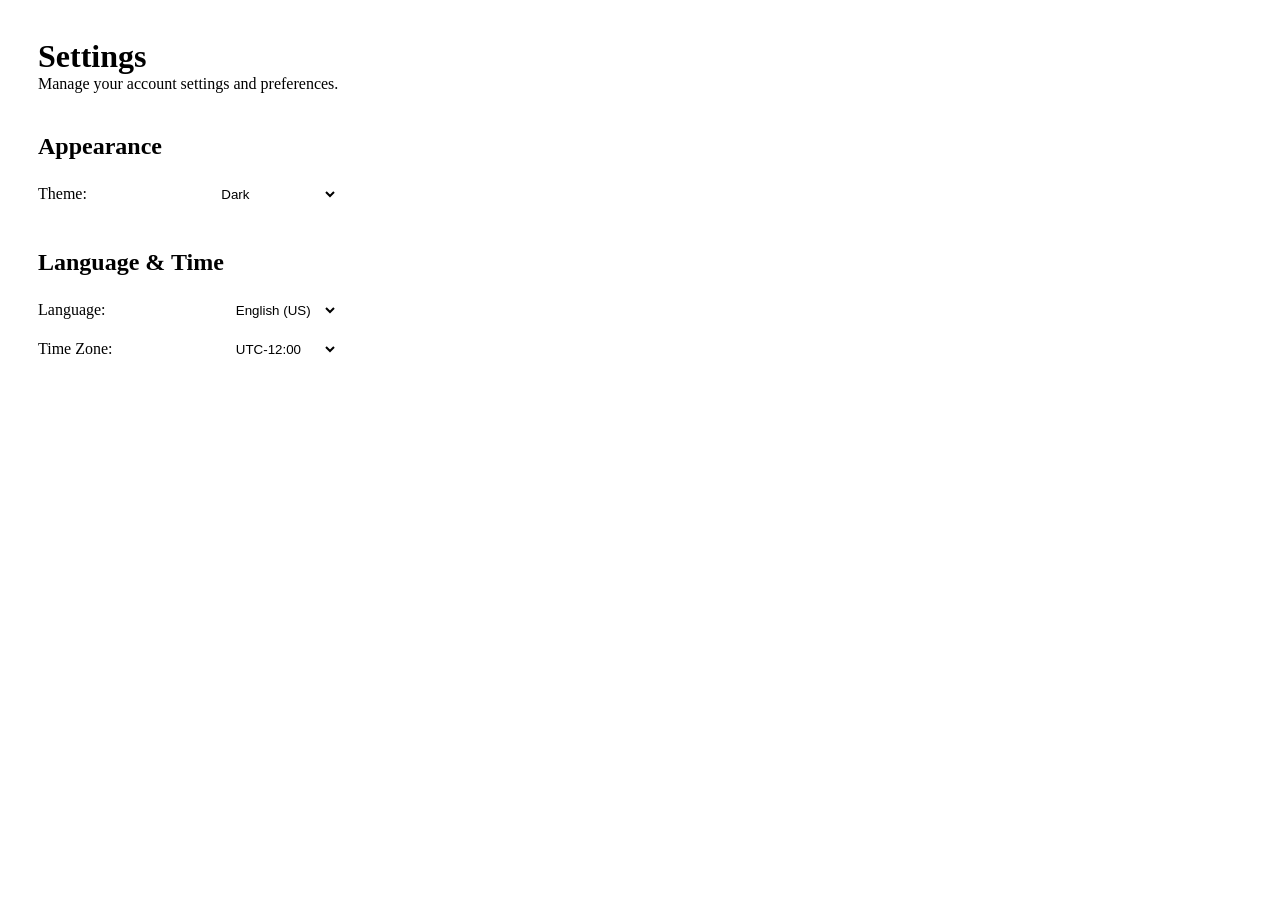
<file: pages/settings.html>
<!DOCTYPE html>

<div class="page-default" style="display: flex; flex-direction: column; gap: 20px; overflow-y: auto; overflow-x: hidden;">
  <div class="outline bg-surface" style="display: flex; height: calc(100vh - 80px - 40px - 60px); width: 100%; border-radius: 12px; overflow: hidden; padding: 30px; gap: 40px;">
    <div style="display: flex; flex-direction: column; gap: 20px; max-width: 400px;">
      <div>
        <h1 class="h3" style="margin: 0;">Settings</h1>
        <p class="text-color-variant" style="margin: 0;">Manage your account settings and preferences.</p>
      </div>

      <!-- appearance settings -->
      <div>
        <h2 style="margin-bottom: 20px;">Appearance</h2>

        <div style="display: flex; flex-direction: column; gap: 10px;">
          <div style="display: flex; align-items: center; gap: 50px; max-width: 400px;">
              <!-- theme -->
              <label for="theme-select" style="width: 60%;">Theme:</label>
              <select id="theme-select" name="theme" style="width: 150px; padding: 6px 10px; border-radius: 6px; border: 1px solid var(--outline-variant); background-color: var(--surface); color: var(--on-surface);">
                <option value="dark">Dark</option>
                <option value="light">Light</option>
                <option value="system">System Default</option>
              </select>
            </div>
          </div>
        </div>

        <div>
          <!-- languange and time settings -->
          <h2 style="margin-bottom: 20px;">Language & Time</h2>

          <div style="display: flex; flex-direction: column; gap: 10px;">
            <div style="display: flex; align-items: center; gap: 50px; max-width: 400px;">
              <!-- language -->
              <label for="language-select" style="width: 60%;">Language:</label>
              <select id="language-select" name="language" style="width: 150px; padding: 6px 10px; border-radius: 6px; border: 1px solid var(--outline-variant); background-color: var(--surface); color: var(--on-surface);">
                <option value="en">English (US)</option>
                <option value="en">English (UK)</option>
                <option value="es">Spanish</option>
                <option value="fr">French</option>
                <option value="de">German</option>
                <option value="ja">Japanese</option>
              </select>
            </div>

            <div style="display: flex; align-items: center; gap: 50px;">
              <!-- time zone -->
              <label for="timezone-select" style="width: 60%;">Time Zone:</label>
              <select id="timezone-select" name="timezone" style="width: 150px; padding: 6px 10px; border-radius: 6px; border: 1px solid var(--outline-variant); background-color: var(--surface); color: var(--on-surface);">
                <option value="utc-12">UTC-12:00</option>
                <option value="utc-11">UTC-11:00</option>
                <option value="utc-10">UTC-10:00</option>
                <option value="utc+0">UTC+00:00</option>
                <option value="utc+1">UTC+01:00</option>
                <option value="utc+2">UTC+02:00</option>
                <option value="utc+12">UTC+12:00</option>
              </select>
            </div>
        </div>
      </div>
    </div>  
  </div>  
</div>
</file>
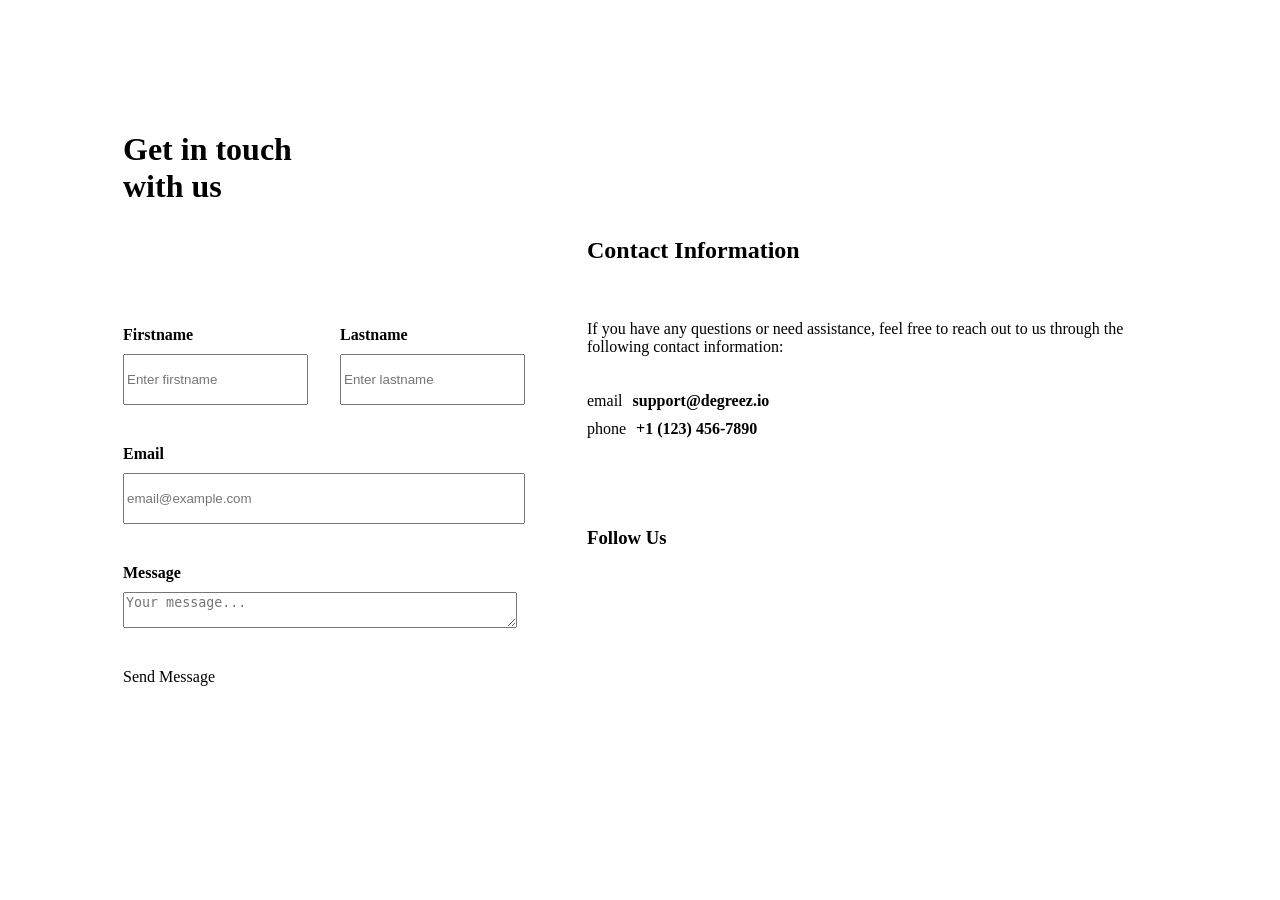
<file: pages/support.html>
<!DOCTYPE html>

<div class="page-default" style="min-height: 100%; display: flex; flex-direction: column; gap: 20px; overflow: hidden;">
  <!-- control template -->
  <div class="outline bg-surface support-page" style="display: flex; min-height: calc(100vh - 80px - 40px - 60px); width: 100%; border-radius: 12px; overflow: hidden; padding: 30px; align-items: center; justify-content: center; gap: 40px;">
    <form action="post" style="height: 100%; gap: 40px; display: flex; flex-direction: column;">

      <div style="margin-bottom: 60px; width: 60%;">
        <h1 >Get in touch with us</h1>
        <!-- <p>Need help with anything? Send us a message and we'll get back to you as soon as possible.</p> -->
      </div>

      <div class="name" style="display: flex; gap: 40px;">
        <div style="display: flex; flex-direction: column; gap: 10px; width: 50%;">
          <label for="firstname" style="font-size: medium; font-weight: bold;">Firstname</label>
          <input type="text" required aria aria-required="true" minlength="3" id="firstname" name="firstname" placeholder="Enter firstname" class="text-color search-box form-input" style="width: 100%; height: 45px;">
          <p class="error-message" style="color: #eb5f5f; display: none;">Please enter a valid firstname (at least 3 characters).</p>
        </div>

        <div style="display: flex; flex-direction: column; gap: 10px; width: 50%;">
          <label for="lastname" style="font-size: medium; font-weight: bold;">Lastname</label>
          <input type="text" required aria aria-required="true" minlength="3" id="lastname" name="lastname" placeholder="Enter lastname" class="text-color search-box form-input" style="width: 100%; height: 45px;">
          <p class="error-message" style="color: #eb5f5f; display: none;">Please enter a valid lastname (at least 3 characters).</p>
        </div>  
      </div>

      <div style="display: flex; flex-direction: column; gap: 10px;">
        <label for="email" style="font-size: medium; font-weight: bold;">Email</label>
        <input type="email" required aria aria-required="true" id="email" name="email" placeholder="email@example.com" class="text-color search-box form-input" style="width: 100%; height: 45px;">
        <p class="error-message" style="color: #eb5f5f; display: none;">Please enter a valid email address.</p>
      </div>

      <div style="display: flex; flex-direction: column; gap: 10px;">
        <label for="message" style="font-size: medium; font-weight: bold;">Message</label>
        <textarea id="message" name="message" placeholder="Your message..." class="text-color contact-us-textarea"></textarea>
      </div>  

      <a type="submit" aria-label="send button" class="bg-primary-container contact-us-send-button">Send Message</a>
    </form>

    <div class="outline contact-information" style="height: 100%; max-width: 600px; border-radius: 12px; display: flex; flex-direction: column; gap: 20px; padding: 30px; background-color: var(--surface-container-highest);">
      <h2>Contact Information</h2>
      <p>If you have any questions or need assistance, feel free to reach out to us through the following contact information:</p>
      <div style="display: flex; flex-direction: column; gap: 10px;">
        <div style="display: flex; align-items: center; gap: 10px;">
          <span class="material-symbols-outlined">email</span>
          <span> <strong>support@degreez.io</strong></span>
        </div>
        <div style="display: flex; align-items: center; gap: 10px;">
          <span class="material-symbols-outlined">phone</span>
          <span><strong>+1 (123) 456-7890 </strong></span>
        </div>
      </div>

      <div  style="display: flex; flex-direction: column; gap: 10px; margin-top: 50px;">
        <h3 style="margin-bottom: 20px;">Follow Us</h3>
        <div class="social-links" style="display: flex; gap: 30px; font-size: 42px;">
          <a href="https://facebook.com" target="_blank" aria-label="link to facebook" title="facebook" class="text-color" style="display: flex; align-items: center; gap: 5px;">
            <a:visited style="color: var(--on-surface);">
              <wa-icon name="square-facebook" family="brands"></wa-icon>
            </a:visited>
          </a>
          <a href="https://x.com" target="_blank" aria-label="link to X" title="follow us on X" class="text-color" style="display: flex; align-items: center; gap: 5px;">
            <a:visited style="color: var(--on-surface);">
              <wa-icon name="square-x-twitter" family="brands"></wa-icon>
            </a:visited>
          </a>
          <a href="https://instagram.com" target="_blank" aria-label="link to instagram" title="instagram" class="text-color" style="display: flex; align-items: center; gap: 5px;">
            <a:visited style="color: var(--on-surface);">
              <wa-icon name="square-instagram" family="brands"></wa-icon>
            </a:visited>
          </a>
          <a href="https://youtube.com" target="_blank" aria-label="link to youtube" title="youtube" class="text-color" style="display: flex; align-items: center; gap: 5px;">
            <a:visited style="color: var(--on-surface);">
              <wa-icon name="square-youtube" family="brands"></wa-icon>
            </a:visited>
          </a>
          
        </div>
      </div>

    </div>
  </div>  
</div>
</file>
<file: css/styles.css>
:root {

  /* font sizes */
  --header-h1: 2.986rem;
  --header-h2: 2.488rem;
  --header-h3: 2.074rem;
  --header-h4: 1.728rem;
  --header-h5: 1.44rem;
  --header-h6: 1.2rem;
  --font-size-regular: 1rem;
  --font-size-small: 0.833rem;
  --font-size-xsmall: 0.694rem;
}

* {
    line-height: 1.5;
    margin: 0px;
    padding: 0px;
    box-sizing: border-box;
}

body {
  font-family: "Nunito", sans-serif;
  font-optical-sizing: auto;
  font-weight: 400;
  font-style: normal;
  flex: 1;
  color: var(--on-surface);
  font-size: var(--font-size-regular);
  user-select: none;
  height: 100vh;
  width: 100vw;
  overflow: hidden;
}

textarea, form, input {
  font-family: "Nunito", sans-serif;
  font-optical-sizing: auto;
  font-weight: 400;
  font-style: normal;
  color: var(--on-surface);
  font-size: var(--font-size-regular);
}

/* Dark Theme */
[data-theme="dark"] {

  /* Surface & Backgrounds */
  --surface: #0a0f13;
  --surface-container: #141a1f;
  --surface-container-highest: #1f272c;
  
  /* Primary Spectrum (High-Pressure/Hero) */

  --primary: #72dcff;
  --primary-container: #00d2ff;

  /* Secondary Spectrum (Indigo/Storm) */
  --secondary: #96a5ff;
  --secondary-container: #2f3f92;

  /* Accents & UI Details */
  --outline-variant: #43484d;

  /* Text color */
  --on-surface: #f8fafc;       
  --on-surface-variant: #94a3b8; 
}

/* Light Theme */
[data-theme="light"] {

  /* Surface & Backgrounds */
  --surface: #f8fafc;         
  --surface-container: #ffffff; 
  --surface-container-highest: #f1f5f9; 

  /* Primary Spectrum */
  --primary: #007da5;          
  --primary-container: #72dcff; 

  /* Secondary Spectrum */
  --secondary: #4d5bad;        
  --secondary-container: #e0e4ff; 

  /* Accents & UI Details */
  --outline-variant: #cbd5e1;   
  
  /* Text specifically for light mode */
  --on-surface: #0f172a;       
  --on-surface-variant: #475569;
}



/* #region FONTSIZE */

.h1 {
  font-size: var(--header-h1 );
}

.h2 {
  font-size: var(--header-h2);
}

.h3 {
  font-size: var(--header-h3);
}

.h4 {
  font-size: var(--header-h4);
}

.h5 {
  font-size: var(--header-h5);
}

.h6 {
  font-size: var(--header-h6);
}

.font-size-regular {
  font-size: var(--font-size-regular);
}

.font-size-small {
  font-size: var(--font-size-small);
}

.font-size-xsmall {
  font-size: var(--font-size-xsmall);
}

/* #endregion */


/*#region BACKGROUND */

.bg-surface{
  background-color: var(--surface);
}

.bg-surface-container {
  background-color: var(--surface-container);
}

.bg-surface-container-highest {
  background-color: var(--surface-container-highest);
}

.bg-primary {
  background-color: var(--primary);
}

.bg-primary-container {
  background-color: var(--primary-container);
}

.bg-secondary {
  background-color: var(--secondary);
}

.bg-secondary-container {
  background-color: var(--secondary-container);
}

.bg-surface-variant {
  background-color: var(--on-surface-variant);
}

/*#endregion */

/*#region OUTLINE */

.outline {
  outline: 1px solid var(--outline-variant);
  outline-offset: -1px;
}

/* #endregion */

/*#region FOREGROUND */

.text-color {
  color: var(--on-surface);
}

.text-color-variant {
  color: var(--on-surface-variant);
}

.text-color-primary {
  color: var(--primary);
}

.text-color-primary-container {
  color: var(--primary-container);
}

/* #endregion */

/* #region POSITION */

.position-static {
  position: static;
}

.position-sticky {
  position: sticky;
}

.position-relative {
  position: relative;
}

.position-absolute {
  position: absolute;
}

.position-fixed {
  position: fixed;
}


/* #endregion */


/* #region PAGE */

.page-default {
  padding: 30px;
}

/* #endregion */

@media (max-width: 1300px) {
  .largeWeatherImage { display: none !important; }
}

@media (max-width: 1200px) {
  .sidemenu { 
    /* width: 0px; */
    display: none;
    flex-direction: column;
    z-index: 900;
  }

  .sidemenu.active {
    display: flex;
  }

  .menu-button {
    display: flex !important;
  }

  .AppHeader {
    margin-left: 10px !important;
    font-size: x-large !important;
  }

  footer {
    width: 100% !important;
  }

  #page-content {
    width: 100% !important;
    left: 0 !important;
  }
}

@media (max-width: 1560px) {
  form {
    gap: 20px !important;
  }

  form > div {
    margin-bottom: 20px !important;
  }

  .contact-us-textarea {
    height: 150px !important;
  }
}

@media (max-width: 1500px) {
  form {
    gap: 20px !important;
  }

  form > div {
    margin-bottom: 20px !important;
  }

  .contact-us-textarea {
    height: 150px !important;
  }

  .support-page {
    flex-direction: column !important;
   }

  form, .contact-information {
  max-width: 100% !important;
  width: 100% !important;
  }
}

@media (max-width: 650px) {
  .name {
    flex-direction: column !important;
  }

  .add-location-input {
    width: 300px !important;
  }
  
  .name > div {
    width: 100% !important;
  }

  .social-links {
   gap: 4px !important;
  }
}

@media (max-width: 700px) {

    .sidemenu { 
    width: 200px !important;
  }

  .top-right-nav-items {
    width: 150px !important;

    .search-box {
      display: none;
    }
  }

  .currentLocation {
    font-size: 20px !important;
  }

  .tempValue {
    font-size: 70px !important;
  }

  .container {
    height: 250px !important;
    flex-direction: column;
  }

  .container-mid {
    height: 500px !important;
    flex-direction: column;    
  }

  .tempContainer {
    align-items: center !important;
  }

  table {
    width: 700% !important;
  }

  .feelsLike {
    display: none !important;
  }

  .forecast {
    width: 100% !important;
    gap: 30px;
  }

  .uvIndex {
    width: 100% !important;
    p {
      font-weight: 500;
    }
  }

  .footerLinks {
    min-width: 350px !important;
  }

  .container-bottom {
    overflow-x: scroll;
    gap: 30px;
    .content {
      min-width: 250px !important;
    }
  }

  .add-location-button {
    font-size: 15px !important;
  }
}


.search-box {
  border: none;
  border-radius: 6px;
  font-size: medium;
  width: 300px; 
  height: 35px;
  background-color: var(--surface-container-highest);
  padding: 0 20px;
}

.search-box:focus {
  outline: none;
}

.search-box::placeholder, textarea::placeholder {
  color: var(--on-surface-variant);
}

.top-nav-button {
  height: 40px; width: 40px; border-radius: 20px; border: 0; margin: 0; padding: 0; background-color: transparent; display: flex; align-items: center; justify-content: center;
}

.menu-button {
  height: 40px; width: 40px; border: 0; margin: 0; padding: 0; border-radius: 6px; background-color: transparent; align-items: center; justify-content: center;
}

.menu-button:hover, .menu-button:hover svg, .notification-item:hover {
  background-color: var(--surface-container-highest);
  fill: var(--on-surface);
}

.footer-button:hover {
  color: var(--on-surface);
}

.footer-button {
  color: var(--on-surface-variant);
  text-decoration: none;
}

a {
  text-decoration: none;
}

.top-nav-button:hover, .top-nav-button:hover svg {
  background-color: var(--surface-container-highest);
  fill: var(--on-surface);
}

.top-nav-menu-button {
  color: var(--on-surface-variant);
  text-decoration: none;
}

.top-nav-menu-button:hover {
  color: var(--on-surface);
  text-decoration: none;
}

.top-nav-menu-button:focus {
  color: var(--primary);
  border-bottom: 2px solid var(--primary);
}

.side-nav-menu-button {
  user-select: none;
  display: flex;
  justify-content: start;
  align-items: center;
  height: 50px;
  width: 100%;
  padding: 30px;
  color: var(--on-surface-variant);
  border-left: 4px solid transparent;
  text-decoration: none;
}

.side-nav-menu-button-icon {
  fill: var(--on-surface-variant);
}

.side-nav-menu-button:hover, .side-nav-menu-button:hover svg {
  background-color: var(--surface-container-highest);
  color: var(--on-surface);
  fill: var(--on-surface);
  
}

.side-nav-menu-button-selected {
  color: var(--primary);
  background-color: rgb(from var(--primary) r g b / 10%);
  border-left: 4px solid var(--primary);
  
  svg {
    fill: var(--primary);
  }
}

.side-nav-menu-button:visited {
  text-decoration: none;
}

.add-location-button {
  display: flex; 
  text-align: center; 
  justify-content: center; 
  margin: 40px; 
  padding: 10px;
  border-radius: 10px; 
  min-height: 40px; 
  font-weight: 700;
  text-decoration: none;
  color: var(--surface-container);
  user-select: none;
  font-size: 18px;
  transform: scale(1);
  transition: transform 0.3s ease;
}

.add-location-button:visited {
  text-decoration: none;
}

.add-location-button:hover {
  transform: scale(1.05);
}

.add-location-popup.active {
  display: flex;
}

.add-location-popup {
  display: none;
}

.grow-on-hover {
  transform: scale(1);
  transition: transform 0.2s ease;
}

.grow-on-hover:hover {
  transform: scale(1.2);
}

.contact-us-send-button {
  font-size: 18px;
  font-weight: 700;
  display: flex; 
  text-align: center; 
  justify-content: center; 
  color: var(--surface-container);
  padding: 10px 20px; 
  border: none;  
  border-radius: 10px; 
  cursor: pointer;
  transform: scale(1);
  transition: transform 0.2s ease;
}

.contact-us-textarea {
  border: none;
  outline: none;
  border-radius: 6px;
  height: 250px;
  background-color: var(--surface-container-highest); 
  color: var(--on-surface);
  font-size: medium;
  padding: 12px 20px;
  resize: none;
}

.contact-us-send-button:hover {
  transform: scale(1.02);
}

.notification {
  display: none;
}

.notification.active {
  display: flex;
}

.notification-popup-button {
  padding: 4px 14px; 
  font-size: medium; 
  background-color: var(--primary); 
  color: var(--surface-container);
  border-radius: 8px; 
  border: none;
  align-items: center;
  justify-content: center;
  transform: scale(1);
  transition: transform 0.2s ease;
}

.notification-popup-button:hover {
  transform: scale(1.05);
}

/* .form-input:valid {
  border: none;
}

.form-input:invalid {
  border: 2px solid #eb5f5f;
} */
</file>
<file: src/css/main.css>
:root {

  /* font sizes */
  --header-h1: 2.986rem;
  --header-h2: 2.488rem;
  --header-h3: 2.074rem;
  --header-h4: 1.728rem;
  --header-h5: 1.44rem;
  --header-h6: 1.2rem;
  --font-size-regular: 1rem;
  --font-size-small: 0.833rem;
  --font-size-xsmall: 0.694rem;
}

* {
    margin: 0px;
    padding: 0px;
    box-sizing: border-box;
}

body {
  font-family: "Nunito", sans-serif;
  font-optical-sizing: auto;
  font-weight: 400;
  font-style: normal;
  flex: 1;
  color: var(--on-surface);
  font-size: var(--font-size-regular);
}

/* Dark Theme */
[data-theme="dark"] {

  /* Surface & Backgrounds */
  --surface: #0a0f13;
  --surface-container: #141a1f;
  --surface-container-highest: #1f272c;
  
  /* Primary Spectrum (High-Pressure/Hero) */

  --primary: #72dcff;
  --primary-container: #00d2ff;

  /* Secondary Spectrum (Indigo/Storm) */
  --secondary: #96a5ff;
  --secondary-container: #2f3f92;

  /* Accents & UI Details */
  --outline-variant: #43484d;

  /* Text color */
  --on-surface: #f8fafc;       
  --on-surface-variant: #94a3b8; 
}

/* Light Theme */
[data-theme="light"] {

  /* Surface & Backgrounds */
  --surface: #f8fafc;         
  --surface-container: #ffffff; 
  --surface-container-highest: #f1f5f9; 

  /* Primary Spectrum */
  --primary: #007da5;          
  --primary-container: #72dcff; 

  /* Secondary Spectrum */
  --secondary: #4d5bad;        
  --secondary-container: #e0e4ff; 

  /* Accents & UI Details */
  --outline-variant: #cbd5e1;   
  
  /* Text specifically for light mode */
  --on-surface: #0f172a;       
  --on-surface-variant: #475569;
}



/* #region FONTSIZE */

.h1 {
  font-size: var(--header-h1 );
}

.h2 {
  font-size: var(--header-h2);
}

.h3 {
  font-size: var(--header-h3);
}

.h4 {
  font-size: var(--header-h4);
}

.h5 {
  font-size: var(--header-h5);
}

.h6 {
  font-size: var(--header-h6);
}

.font-size-regular {
  font-size: var(--font-size-regular);
}

.font-size-small {
  font-size: var(--font-size-small);
}

.font-size-xsmall {
  font-size: var(--font-size-xsmall);
}

/* #endregion */
</file>
<file: src/css/utilities.css>
/*#region BACKGROUND */

.bg-surface{
  background-color: var(--surface);
}

.bg-surface-container {
  background-color: var(--surface-container);
}

.bg-surface-container-highest {
  background-color: var(--surface-container-highest);
}

.bg-primary {
  background-color: var(--primary);
}

.bg-primary-container {
  background-color: var(--primary-container);
}

.bg-secondary {
  background-color: var(--secondary);
}

.bg-secondary-container {
  background-color: var(--secondary-container);
}

.bg-surface-variant {
  background-color: var(--on-surface-variant);
}

/*#endregion */

/*#region OUTLINE */

.outline {
  outline: 1px solid var(--outline-variant);
  outline-offset: -1px;
}

/* #endregion */

/*#region FOREGROUND */

.text-color {
  color: var(--on-surface);
}

.text-color-variant {
  color: var(--on-surface-variant);
}

.text-color-primary {
  color: var(--primary);
}

.text-color-primary-container {
  color: var(--primary-container);
}

/* #endregion */

/* #region POSITION */

.position-static {
  position: static;
}

.position-sticky {
  position: sticky;
}

.position-relative {
  position: relative;
}

.position-absolute {
  position: absolute;
}

.position-fixed {
  position: fixed;
}


/* #endregion */
</file>
<file: src/css/controls.css>
.search-box {
  border: none;
  border-radius: 6px;
  width: 300px; 
  height: 35px;
  background-color: var(--surface-container-highest);
  padding: 0 20px;
}

.search-box:focus {
  outline: none;
}

.search-box::placeholder {
  color: var(--on-surface-variant);
}

.top-nav-button {
  height: 40px; width: 40px; border-radius: 20px; border: 0; margin: 0; padding: 0; background-color: transparent;
}

.top-nav-button:hover, .top-nav-button:hover svg {
  background-color: var(--surface-container-highest);
  fill: var(--on-surface);
}

.top-nav-menu-button {
  color: var(--on-surface-variant);
  text-decoration: none;
}

.top-nav-menu-button:hover {
  color: var(--on-surface);
  text-decoration: none;
}

.top-nav-menu-button:focus {
  color: var(--primary);
  border-bottom: 2px solid var(--primary);
}

.side-nav-menu-button {
  user-select: none;
  display: flex;
  justify-content: start;
  align-items: center;
  height: 50px;
  width: 100%;
  padding: 30px;
  color: var(--on-surface-variant);
  border-left: 4px solid transparent;
  text-decoration: none;
}

.side-nav-menu-button-icon {
  fill: var(--on-surface-variant);
}

.side-nav-menu-button:hover, .side-nav-menu-button:hover svg {
  background-color: var(--surface-container-highest);
  color: var(--on-surface);
  fill: var(--on-surface);
  
}

.side-nav-menu-button-selected {
  color: var(--primary);
  background-color: rgb(from var(--primary) r g b / 10%);
  border-left: 4px solid var(--primary);
  
  svg {
    fill: var(--primary);
  }
}

.side-nav-menu-button:visited {
  text-decoration: none;
}

.add-location-button {
  display: flex; 
  text-align: center; 
  justify-content: center; 
  margin: 40px; 
  padding: 10px;
  border-radius: 10px; 
  min-height: 40px; 
  font-weight: 700;
  text-decoration: none;
  color: var(--surface-container);
  user-select: none;
  font-size: 18px;
  transform: scale(1);
  transition: transform 0.3s ease;
}

.add-location-button:visited {
  text-decoration: none;
}

.add-location-button:hover {
  transform: scale(1.05);
}
</file>
